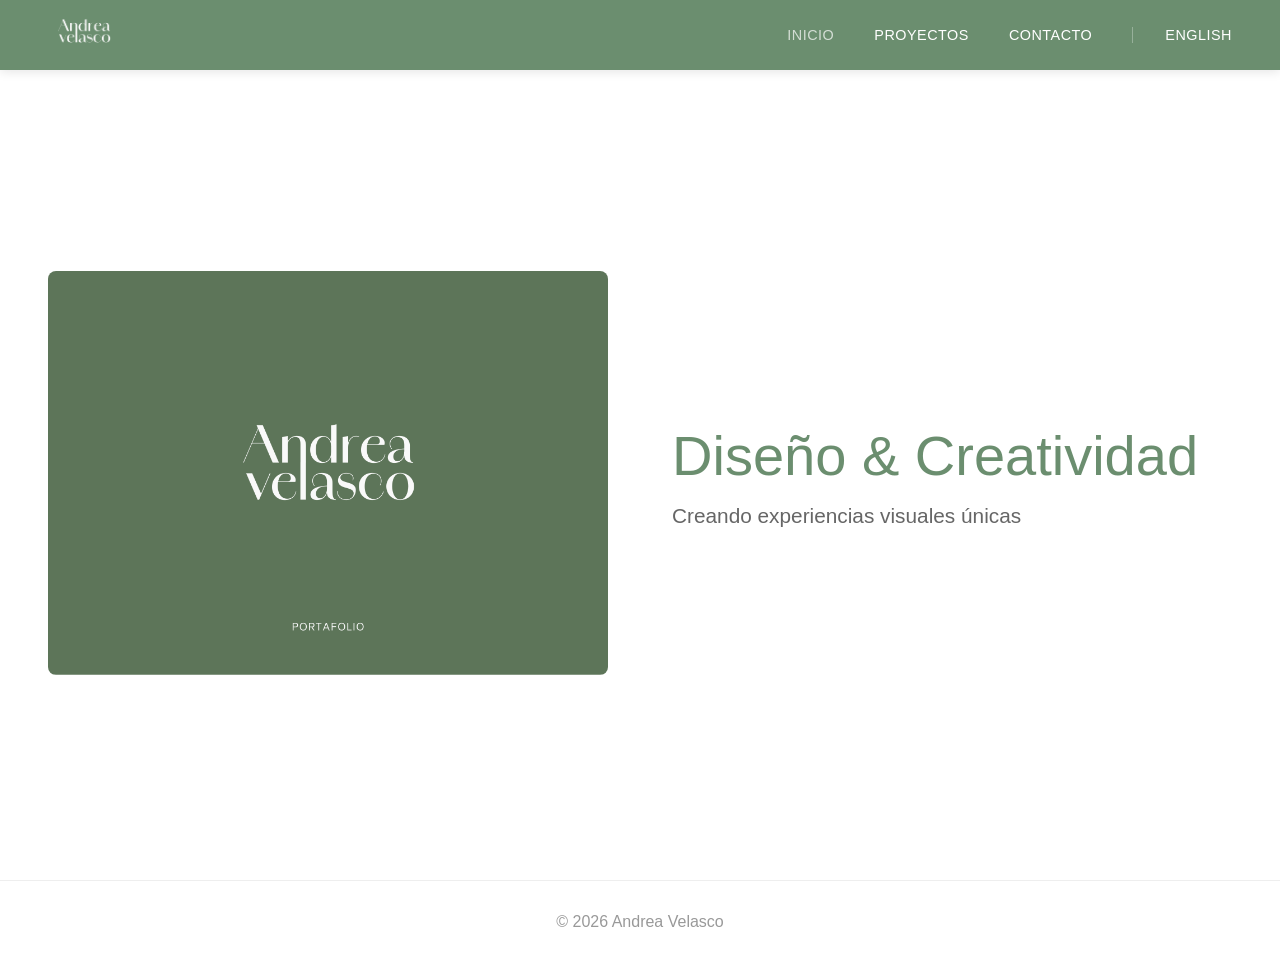
<file: index.html>
<!DOCTYPE html>
<html lang="es">
<head>
    <meta charset="UTF-8">
    <meta name="viewport" content="width=device-width, initial-scale=1.0">
    <title>Andrea Velasco - Portfolio</title>
    <link rel="stylesheet" href="styles.css">
</head>
<body>
    <nav class="navbar">
        <div class="nav-container">
            <a href="index.html" class="logo">
                <img src="Imagenes/Logo.png" alt="Andrea Velasco" class="logo-img">
            </a>
            <ul class="nav-menu">
                <li><a href="index.html" class="active">INICIO</a></li>
                <li class="dropdown">
                    <a href="#" class="dropbtn">PROYECTOS</a>
                    <div class="dropdown-content">
                        <a href="branding.html">Branding & Packaging</a>
                        <a href="publicidad.html">Publicidad</a>
                        <a href="fotografia.html">Fotografía y Retoque</a>
                        <a href="redes.html">Redes Sociales</a>
                        <a href="ilustracion.html">Ilustración</a>
                    </div>
                </li>
                <li><a href="contacto.html">CONTACTO</a></li>
                <li><a href="#" class="lang-switch" onclick="toggleLanguage()">ENGLISH</a></li>
            </ul>
        </div>
    </nav>

    <main class="home-main">
        <section class="hero-section">
            <div class="hero-content">
                <div class="hero-image">
                    <img src="ANDREA VELASCO PORTAFOLIO ES 2025/1.png" alt="Andrea Velasco">
                </div>
                <div class="hero-text">
                    <h1>Diseño & Creatividad</h1>
                    <p>Creando experiencias visuales únicas</p>
                </div>
            </div>
        </section>
    </main>

    <footer>
        <p>© 2026 Andrea Velasco</p>
    </footer>

    <script src="script.js"></script>
</body>
</html>
</file>
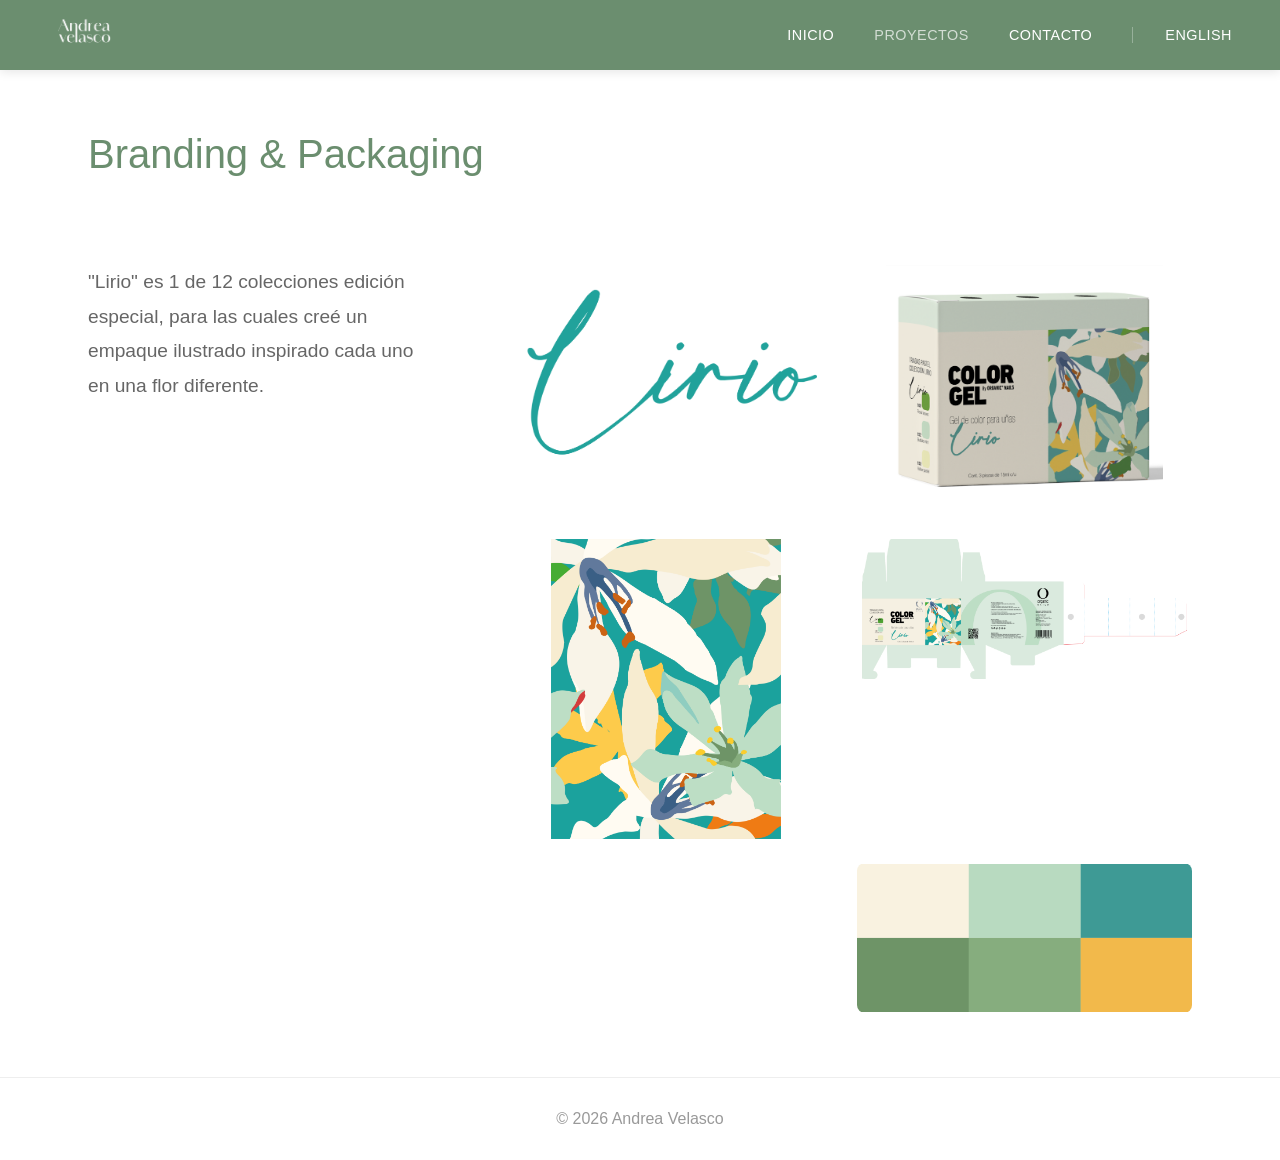
<file: branding.html>
<!DOCTYPE html>
<html lang="es">
<head>
    <meta charset="UTF-8">
    <meta name="viewport" content="width=device-width, initial-scale=1.0">
    <title>Branding & Packaging - Andrea Velasco</title>
    <link rel="stylesheet" href="styles.css">
</head>
<body>
    <nav class="navbar">
        <div class="nav-container">
            <a href="index.html" class="logo">
                <img src="Imagenes/Logo.png" alt="Andrea Velasco" class="logo-img">
            </a>
            <ul class="nav-menu">
                <li><a href="index.html">INICIO</a></li>
                <li class="dropdown">
                    <a href="#" class="dropbtn active">PROYECTOS</a>
                    <div class="dropdown-content">
                        <a href="branding.html">Branding & Packaging</a>
                        <a href="publicidad.html">Publicidad</a>
                        <a href="fotografia.html">Fotografía y Retoque</a>
                        <a href="redes.html">Redes Sociales</a>
                        <a href="ilustracion.html">Ilustración</a>
                    </div>
                </li>
                <li><a href="contacto.html">CONTACTO</a></li>
                <li><a href="#" class="lang-switch" onclick="toggleLanguage()">ENGLISH</a></li>
            </ul>
        </div>
    </nav>

    <main class="project-page">
        <div class="project-container">
            <div class="project-header">
                <h1>Branding & Packaging</h1>
            </div>

            <div class="branding-layout">
                <div class="branding-text">
                    <p>"Lirio" es 1 de 12 colecciones edición especial, para las cuales creé un empaque ilustrado inspirado cada uno en una flor diferente.</p>
                </div>
                <div class="branding-images">
                    <img src="Imagenes/Branding & packaging/Lirio texto.png" alt="Lirio texto">
                    <img src="Imagenes/Branding & packaging/Lirio foto.png?v=2" alt="Lirio foto">
                    <img src="Imagenes/Branding & packaging/Lirio Ilustracion.png" alt="Lirio ilustración">
                    <img src="Imagenes/Branding & packaging/Lirio paleta de color.png" alt="Lirio paleta de color">
                    <img src="Imagenes/Branding & packaging/Lirio plano.png" alt="Lirio plano">
                </div>
            </div>
        </div>
    </main>

    <footer>
        <p>© 2026 Andrea Velasco</p>
    </footer>

    <script src="script.js"></script>
</body>
</html>
</file>
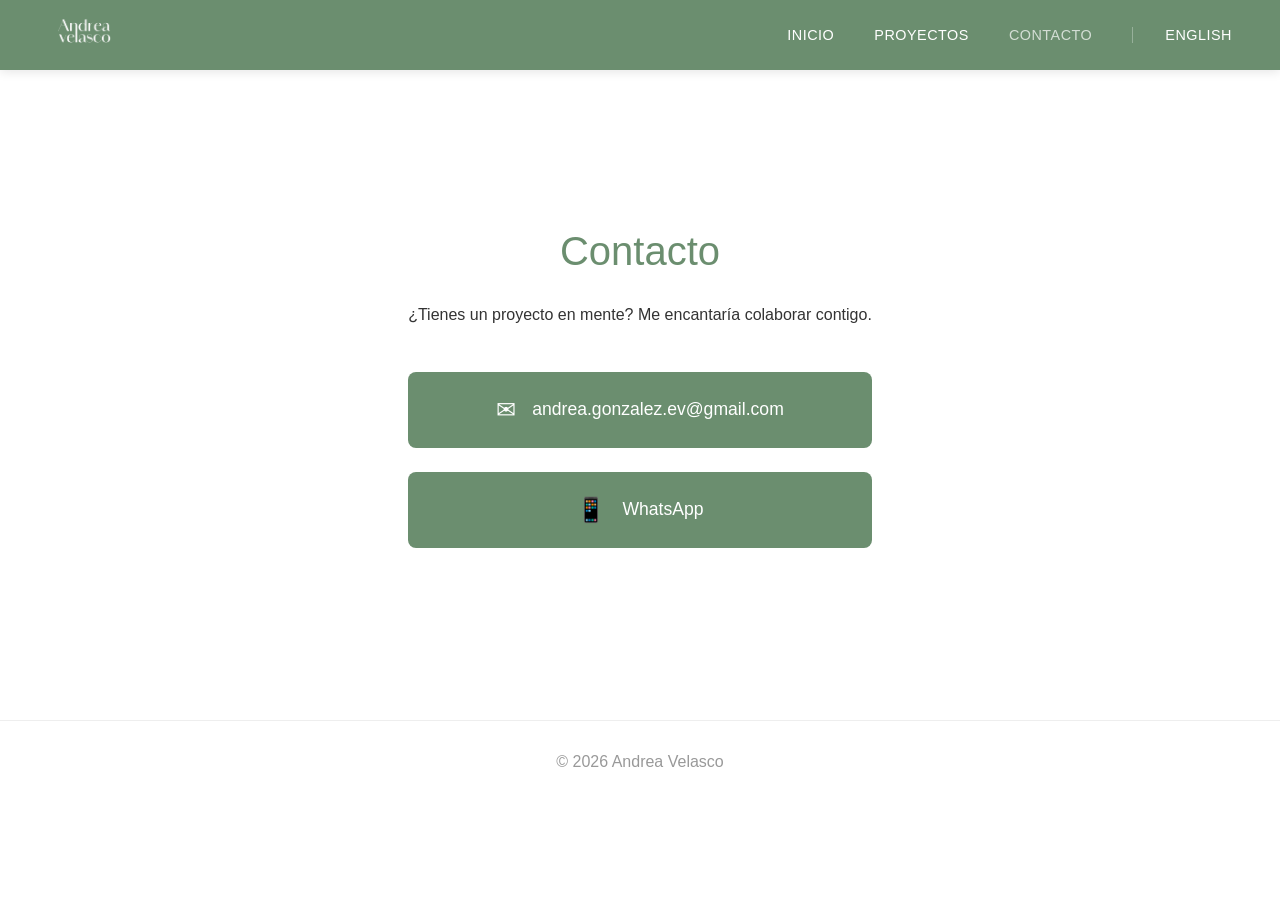
<file: contacto.html>
<!DOCTYPE html>
<html lang="es">
<head>
    <meta charset="UTF-8">
    <meta name="viewport" content="width=device-width, initial-scale=1.0">
    <title>Contacto - Andrea Velasco</title>
    <link rel="stylesheet" href="styles.css">
</head>
<body>
    <nav class="navbar">
        <div class="nav-container">
            <a href="index.html" class="logo">
                <img src="Imagenes/Logo.png" alt="Andrea Velasco" class="logo-img">
            </a>
            <ul class="nav-menu">
                <li><a href="index.html">INICIO</a></li>
                <li class="dropdown">
                    <a href="#" class="dropbtn">PROYECTOS</a>
                    <div class="dropdown-content">
                        <a href="branding.html">Branding & Packaging</a>
                        <a href="publicidad.html">Publicidad</a>
                        <a href="fotografia.html">Fotografía y Retoque</a>
                        <a href="redes.html">Redes Sociales</a>
                        <a href="ilustracion.html">Ilustración</a>
                    </div>
                </li>
                <li><a href="contacto.html" class="active">CONTACTO</a></li>
                <li><a href="#" class="lang-switch" onclick="toggleLanguage()">ENGLISH</a></li>
            </ul>
        </div>
    </nav>

    <main class="contact-page">
        <div class="contact-container">
            <h1>Contacto</h1>
            <p>¿Tienes un proyecto en mente? Me encantaría colaborar contigo.</p>
            
            <div class="contact-methods">
                <a href="mailto:andrea.gonzalez.ev@gmail.com" class="contact-btn">
                    <span class="icon">✉</span>
                    <span>andrea.gonzalez.ev@gmail.com</span>
                </a>

                <a href="https://wa.me/5215552529456" target="_blank" class="contact-btn">
                    <span class="icon">📱</span>
                    <span>WhatsApp</span>
                </a>
            </div>
        </div>
    </main>

    <footer>
        <p>© 2026 Andrea Velasco</p>
    </footer>

    <script src="script.js"></script>
</body>
</html>
</file>
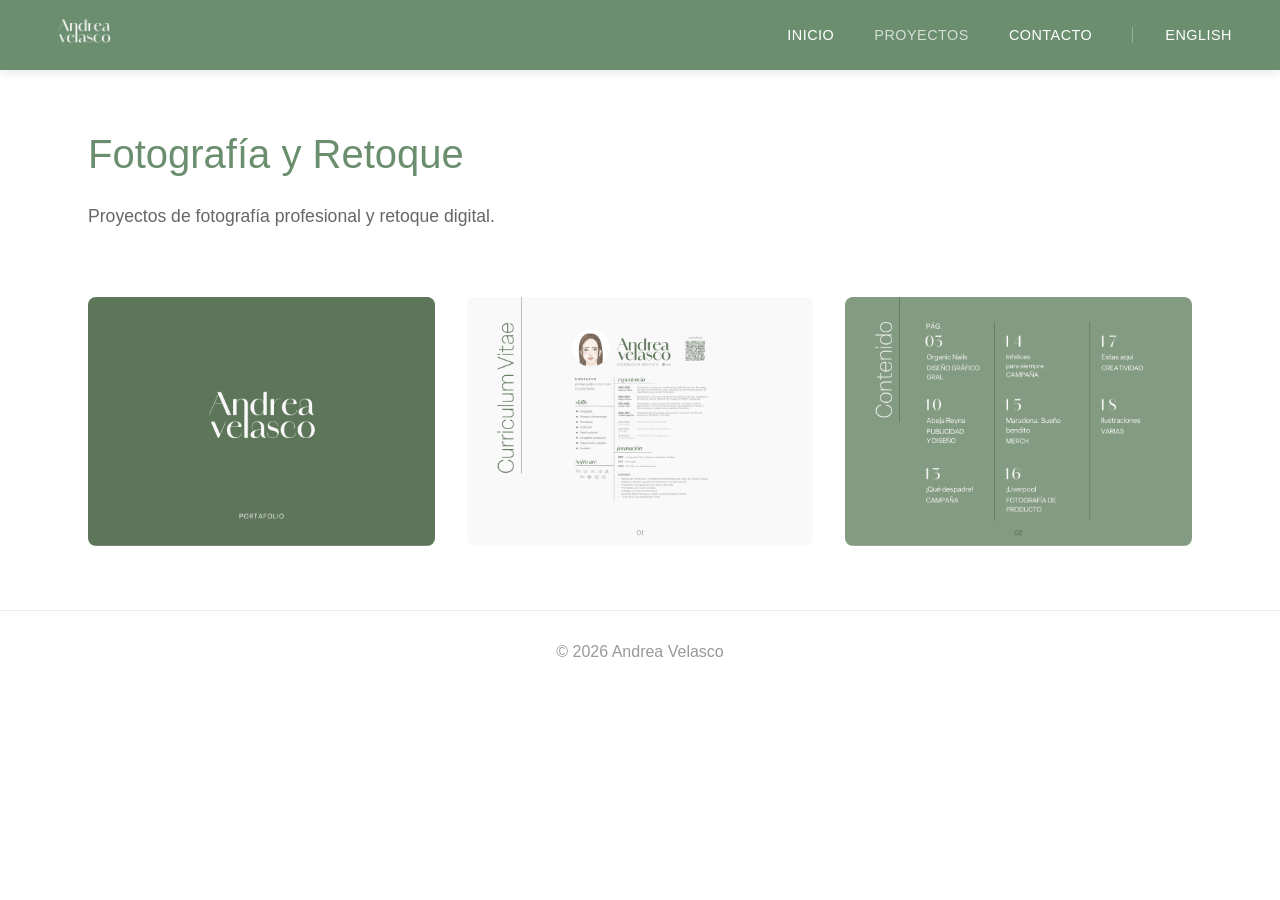
<file: fotografia.html>
<!DOCTYPE html>
<html lang="es">
<head>
    <meta charset="UTF-8">
    <meta name="viewport" content="width=device-width, initial-scale=1.0">
    <title>Fotografía y Retoque - Andrea Velasco</title>
    <link rel="stylesheet" href="styles.css">
</head>
<body>
    <nav class="navbar">
        <div class="nav-container">
            <a href="index.html" class="logo">
                <img src="Imagenes/Logo.png" alt="Andrea Velasco" class="logo-img">
            </a>
            <ul class="nav-menu">
                <li><a href="index.html">INICIO</a></li>
                <li class="dropdown">
                    <a href="#" class="dropbtn active">PROYECTOS</a>
                    <div class="dropdown-content">
                        <a href="branding.html">Branding & Packaging</a>
                        <a href="publicidad.html">Publicidad</a>
                        <a href="fotografia.html">Fotografía y Retoque</a>
                        <a href="redes.html">Redes Sociales</a>
                        <a href="ilustracion.html">Ilustración</a>
                    </div>
                </li>
                <li><a href="contacto.html">CONTACTO</a></li>
                <li><a href="#" class="lang-switch" onclick="toggleLanguage()">ENGLISH</a></li>
            </ul>
        </div>
    </nav>

    <main class="project-page">
        <div class="project-container">
            <div class="project-header">
                <h1>Fotografía y Retoque</h1>
                <p>Proyectos de fotografía profesional y retoque digital.</p>
            </div>

            <div class="project-grid">
                <img src="ANDREA VELASCO PORTAFOLIO ES 2025/1.png" alt="Fotografía 1">
                <img src="ANDREA VELASCO PORTAFOLIO ES 2025/2.png" alt="Fotografía 2">
                <img src="ANDREA VELASCO PORTAFOLIO ES 2025/3.png" alt="Fotografía 3">
            </div>
        </div>
    </main>

    <footer>
        <p>© 2026 Andrea Velasco</p>
    </footer>

    <script src="script.js"></script>
</body>
</html>
</file>
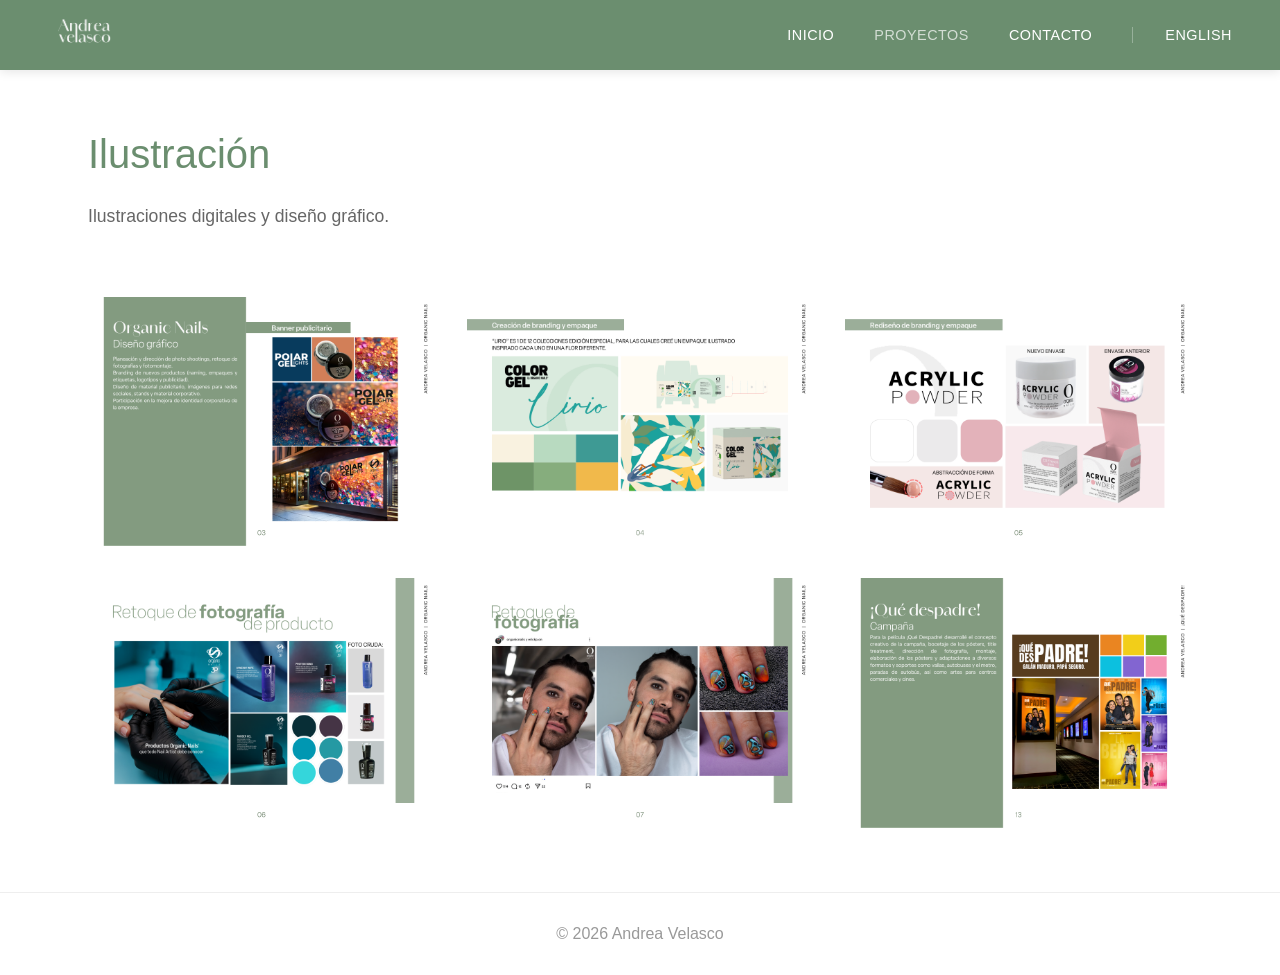
<file: ilustracion.html>
<!DOCTYPE html>
<html lang="es">
<head>
    <meta charset="UTF-8">
    <meta name="viewport" content="width=device-width, initial-scale=1.0">
    <title>Ilustración - Andrea Velasco</title>
    <link rel="stylesheet" href="styles.css">
</head>
<body>
    <nav class="navbar">
        <div class="nav-container">
            <a href="index.html" class="logo">
                <img src="Imagenes/Logo.png" alt="Andrea Velasco" class="logo-img">
            </a>
            <ul class="nav-menu">
                <li><a href="index.html">INICIO</a></li>
                <li class="dropdown">
                    <a href="#" class="dropbtn active">PROYECTOS</a>
                    <div class="dropdown-content">
                        <a href="branding.html">Branding & Packaging</a>
                        <a href="publicidad.html">Publicidad</a>
                        <a href="fotografia.html">Fotografía y Retoque</a>
                        <a href="redes.html">Redes Sociales</a>
                        <a href="ilustracion.html">Ilustración</a>
                    </div>
                </li>
                <li><a href="contacto.html">CONTACTO</a></li>
                <li><a href="#" class="lang-switch" onclick="toggleLanguage()">ENGLISH</a></li>
            </ul>
        </div>
    </nav>

    <main class="project-page">
        <div class="project-container">
            <div class="project-header">
                <h1>Ilustración</h1>
                <p>Ilustraciones digitales y diseño gráfico.</p>
            </div>

            <div class="project-grid">
                <img src="ANDREA VELASCO PORTAFOLIO ES 2025/4.png" alt="Ilustración 1">
                <img src="ANDREA VELASCO PORTAFOLIO ES 2025/5.png" alt="Ilustración 2">
                <img src="ANDREA VELASCO PORTAFOLIO ES 2025/6.png" alt="Ilustración 3">
                <img src="ANDREA VELASCO PORTAFOLIO ES 2025/7.png" alt="Ilustración 4">
                <img src="ANDREA VELASCO PORTAFOLIO ES 2025/8.png" alt="Ilustración 5">
                <img src="ANDREA VELASCO PORTAFOLIO ES 2025/15.png" alt="Ilustración 6">
            </div>
        </div>
    </main>

    <footer>
        <p>© 2026 Andrea Velasco</p>
    </footer>

    <script src="script.js"></script>
</body>
</html>
</file>
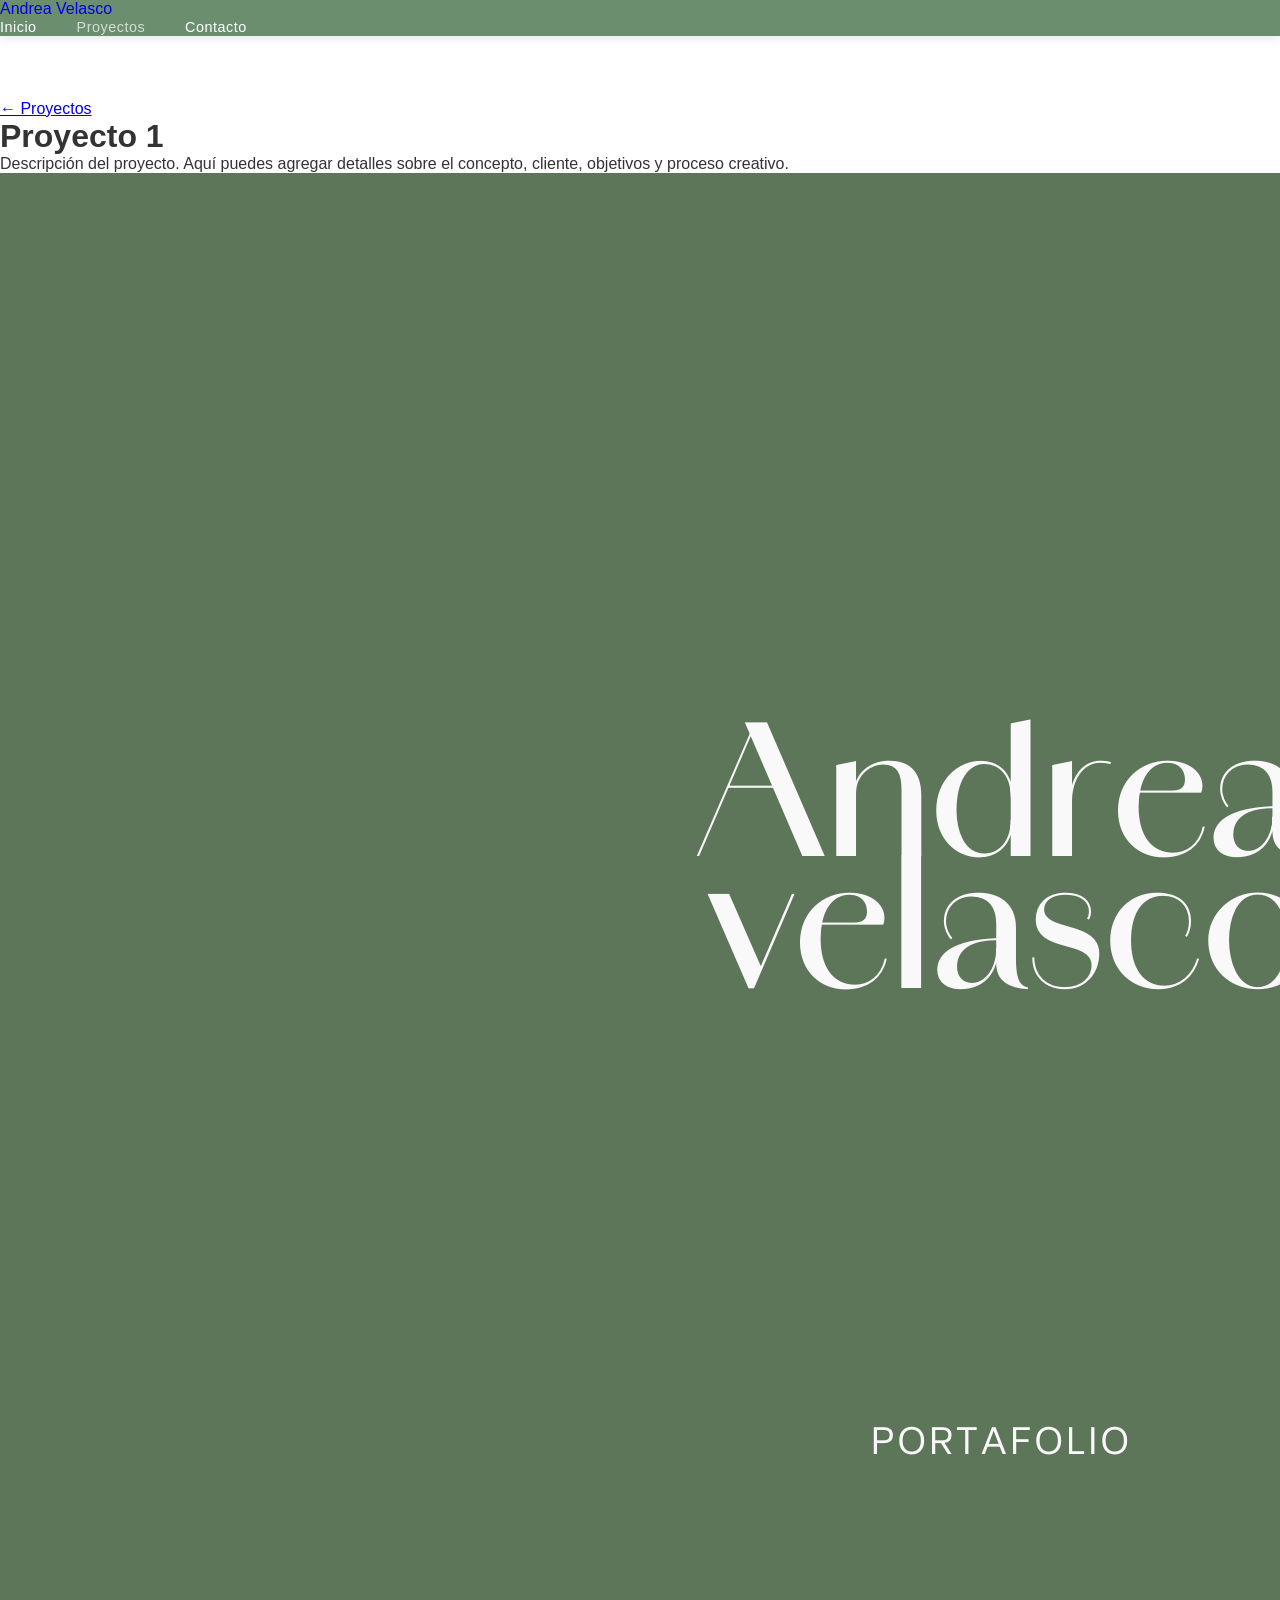
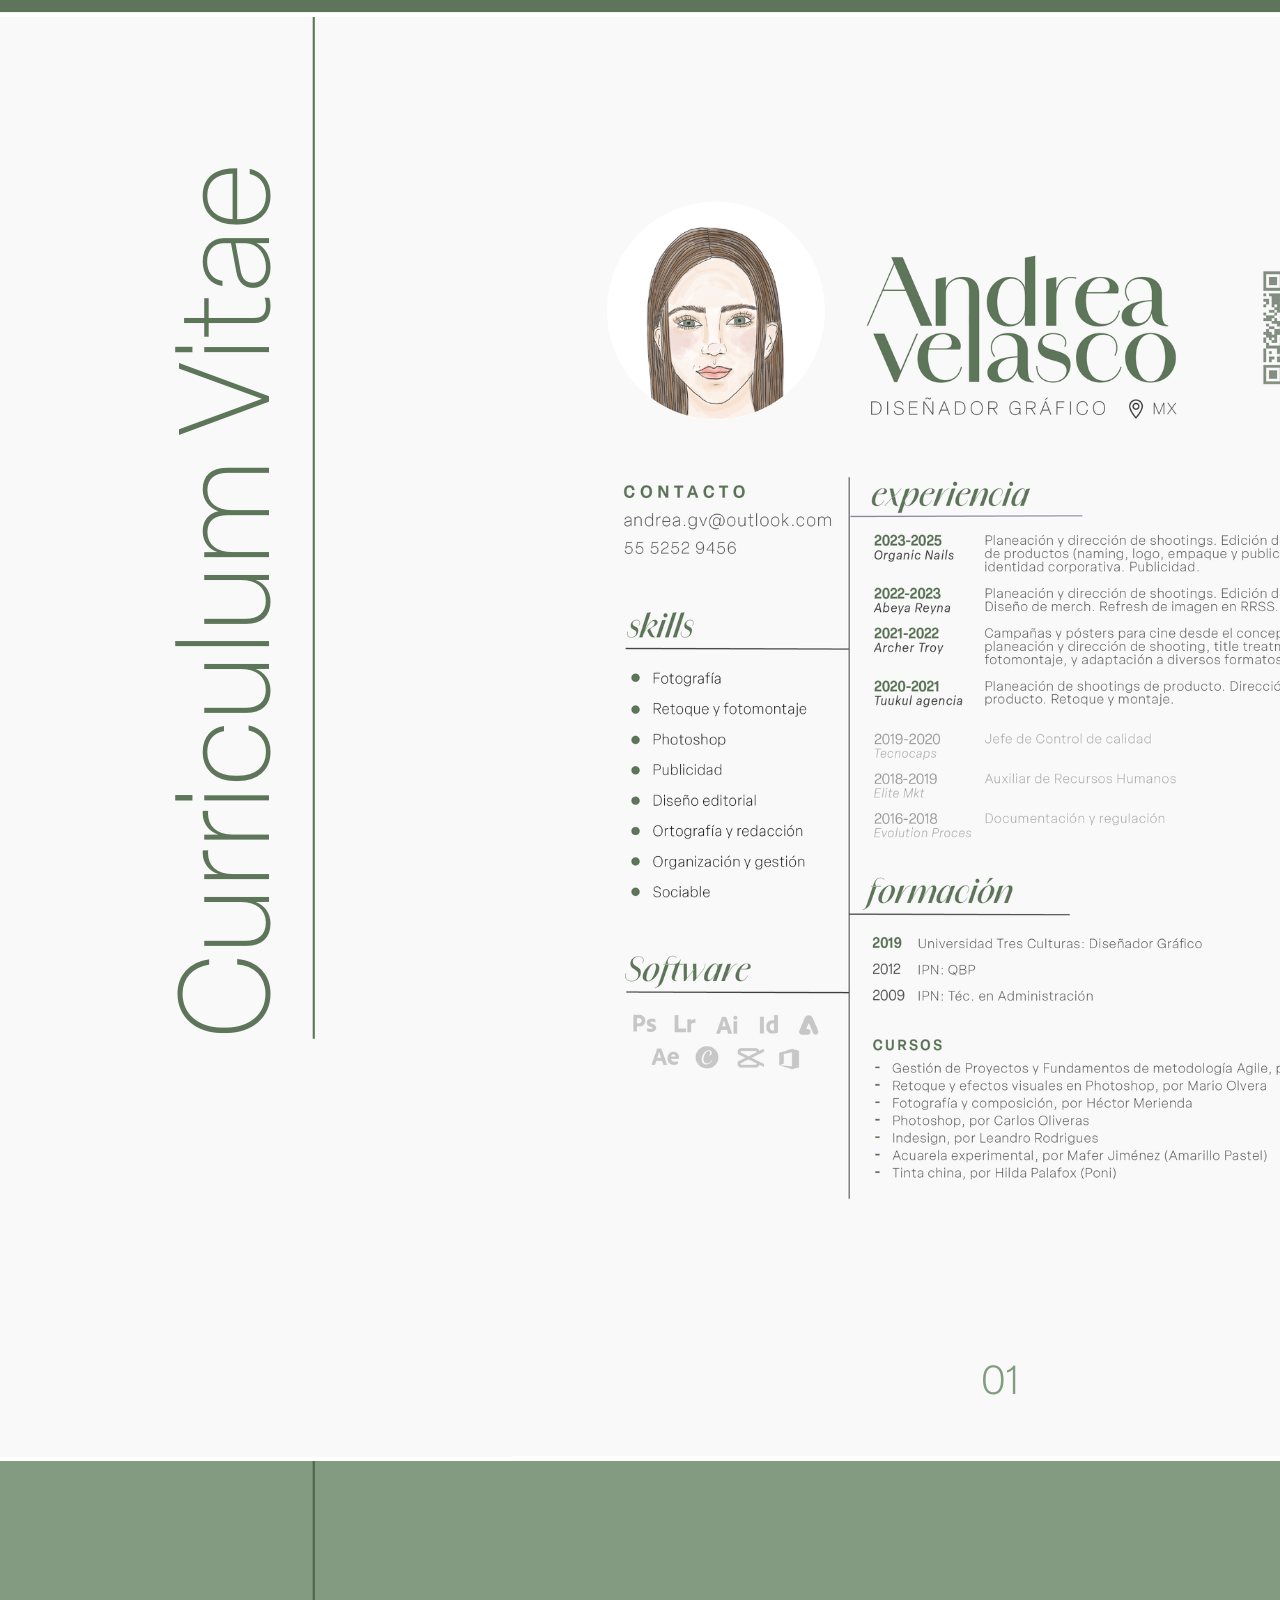
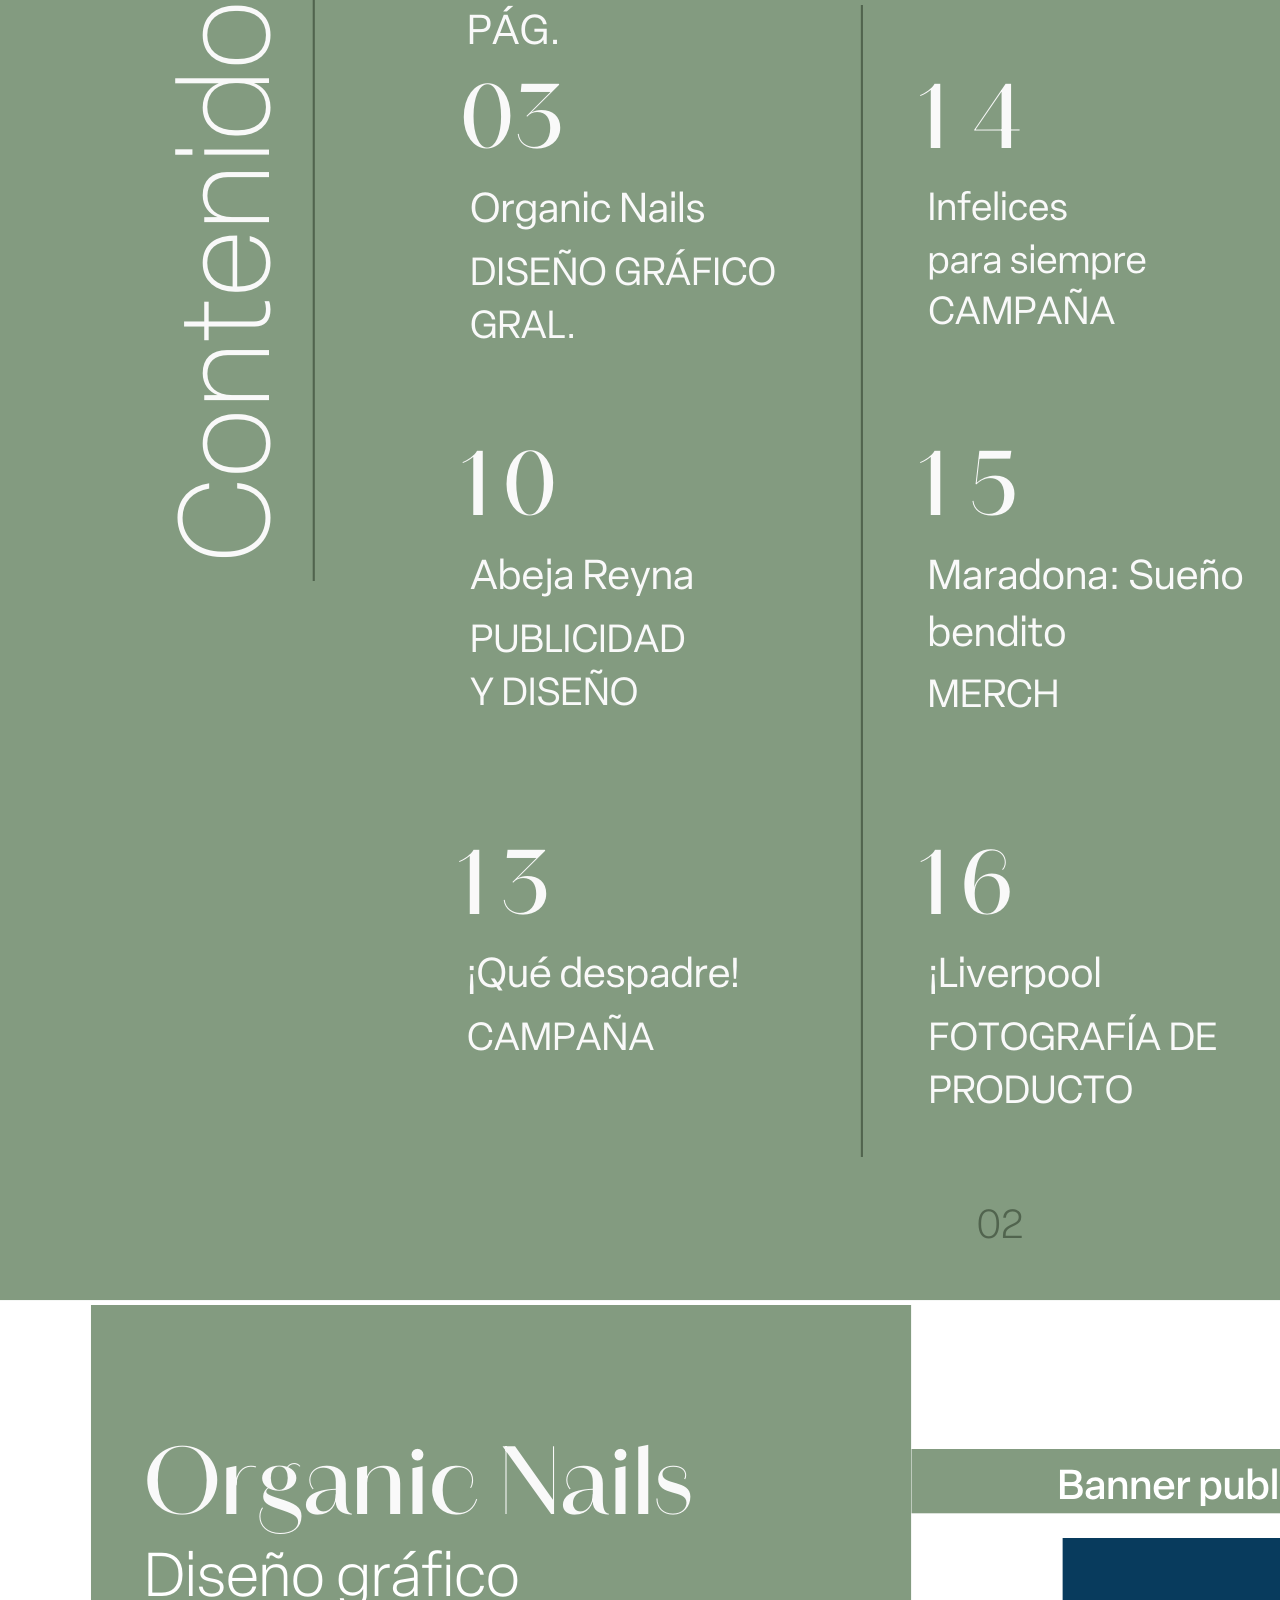
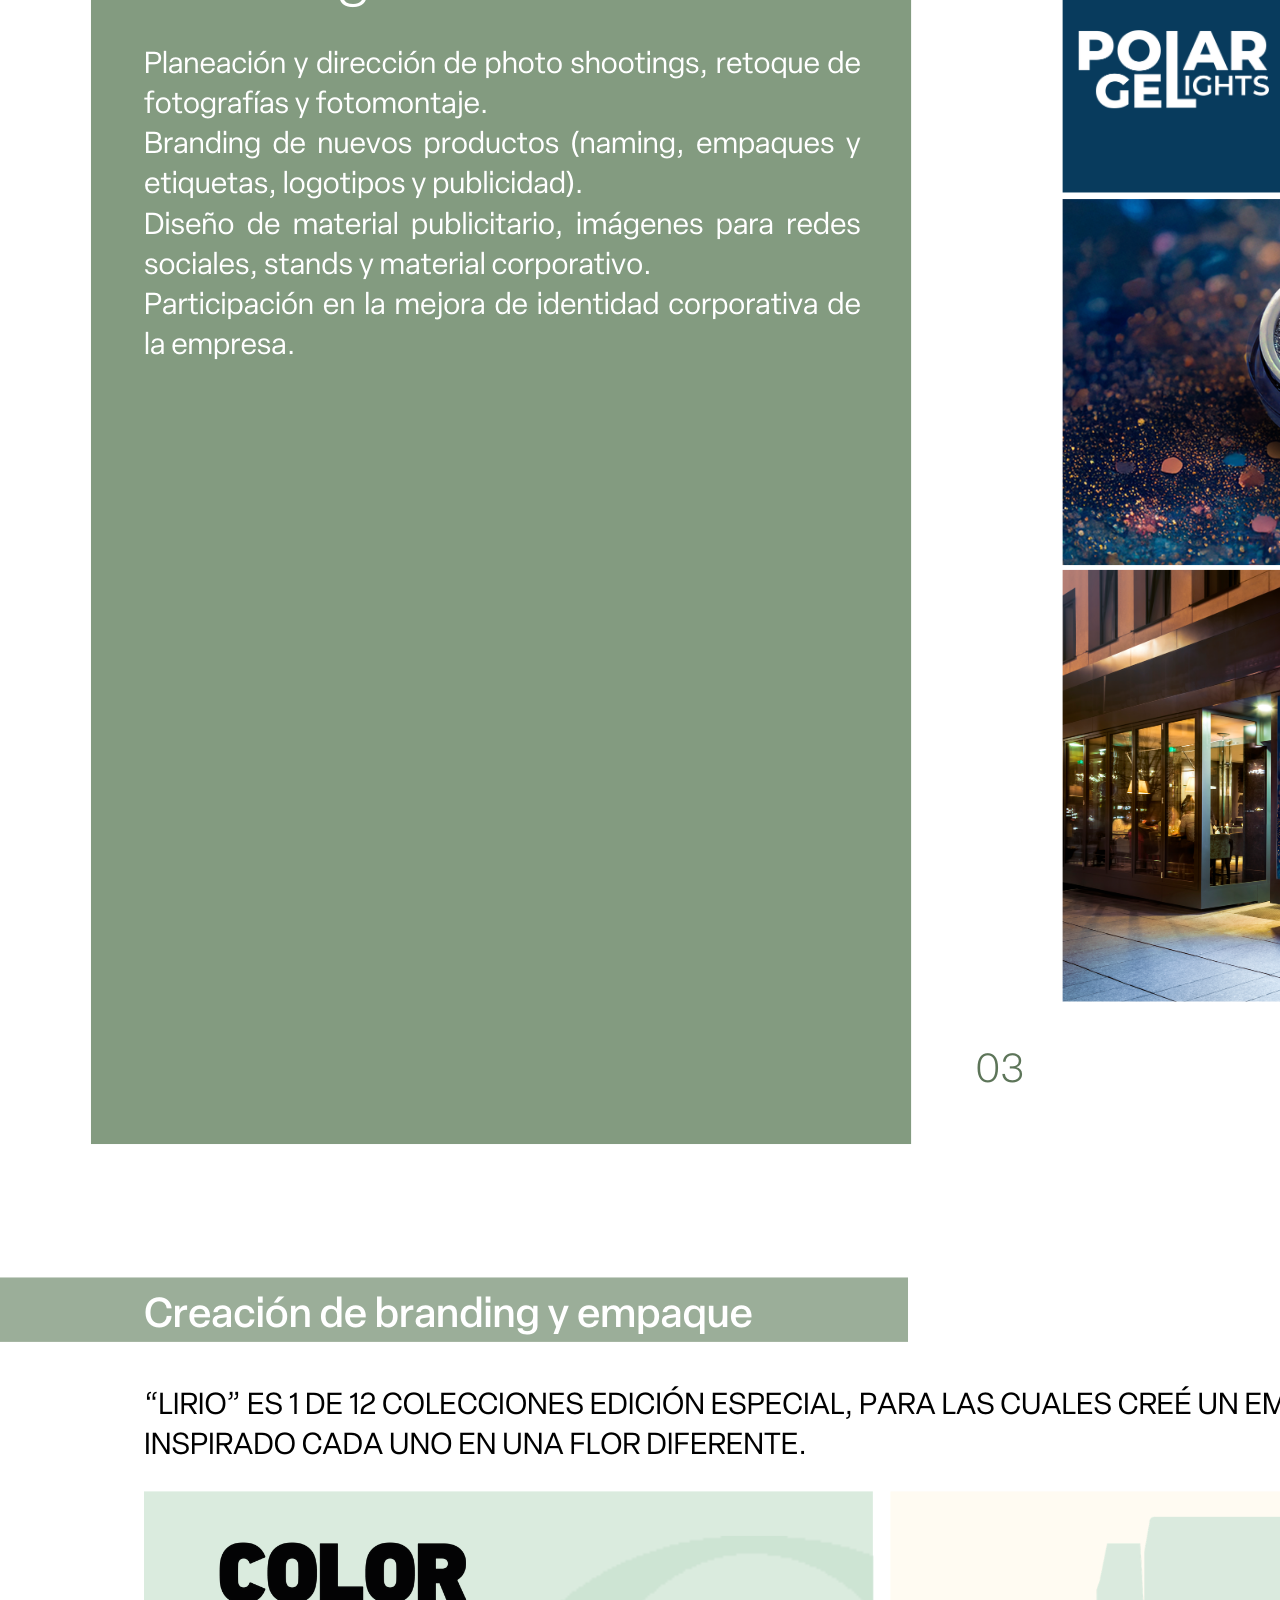
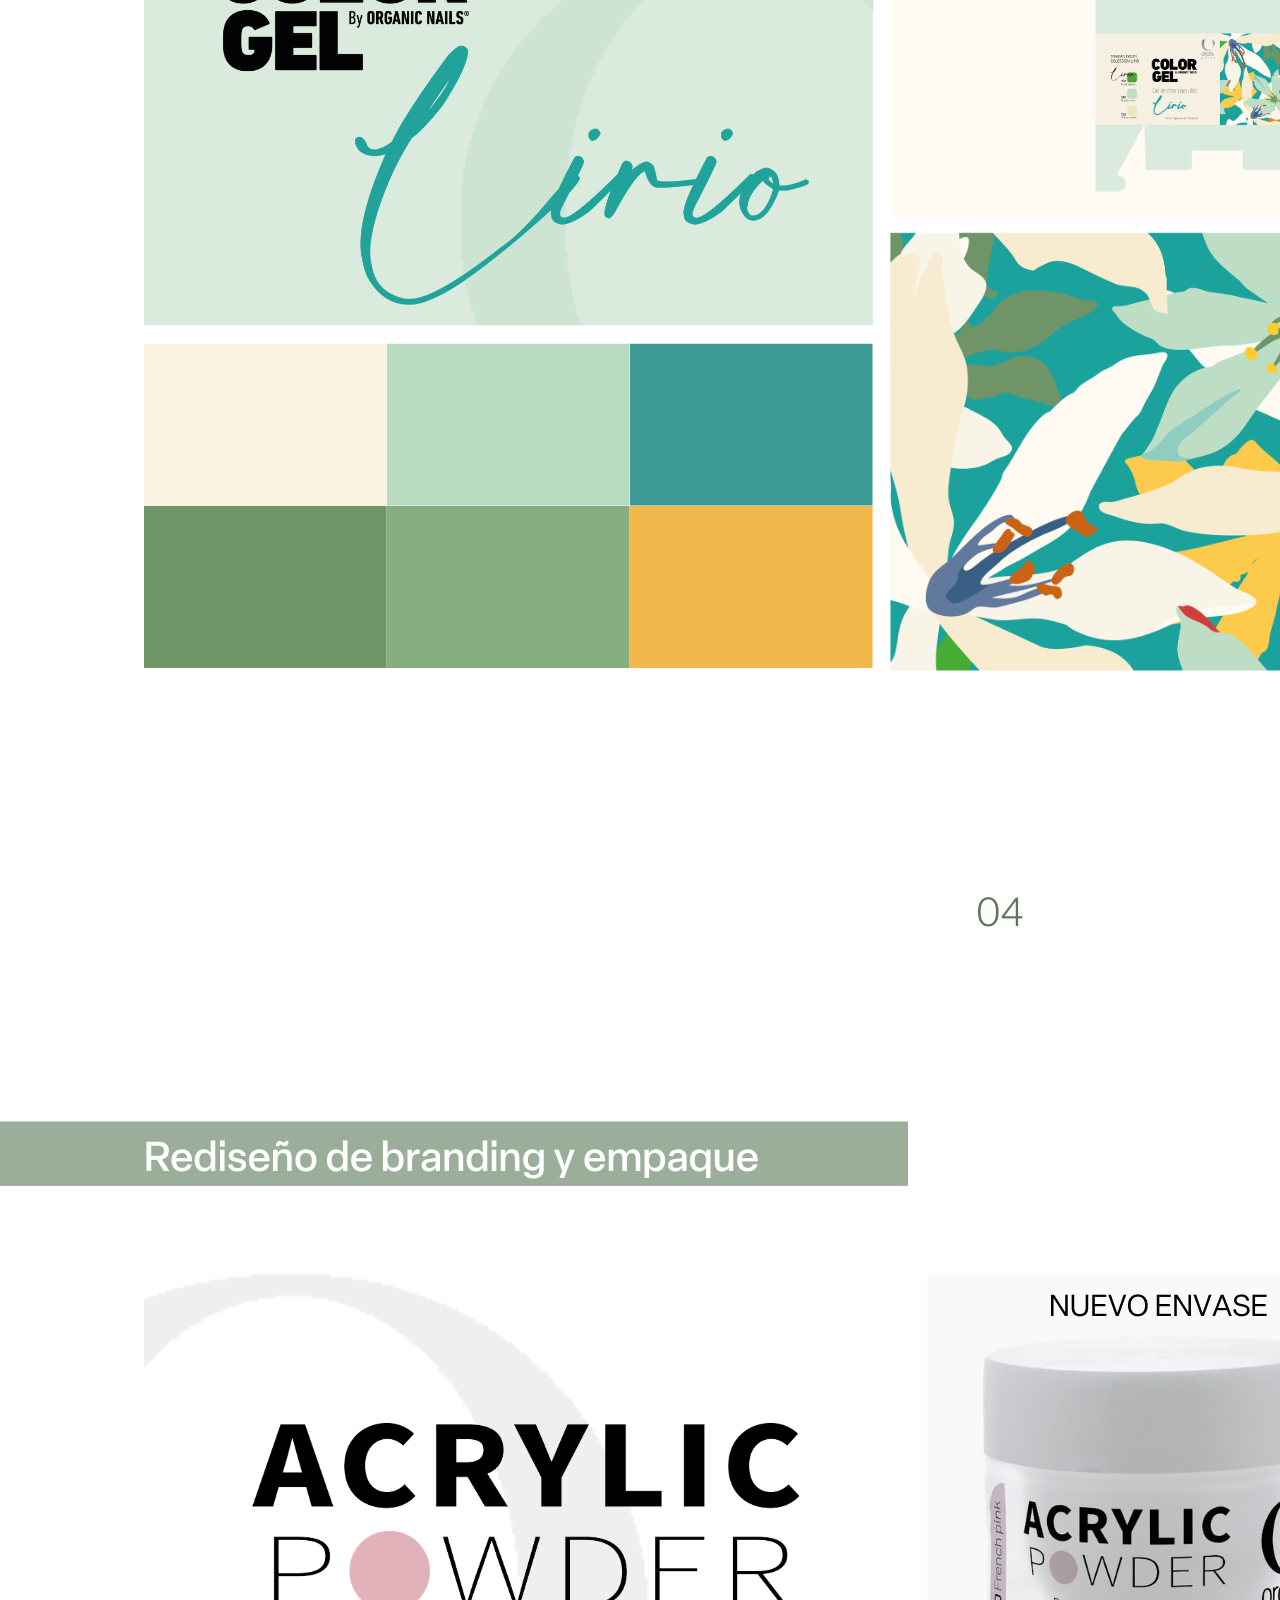
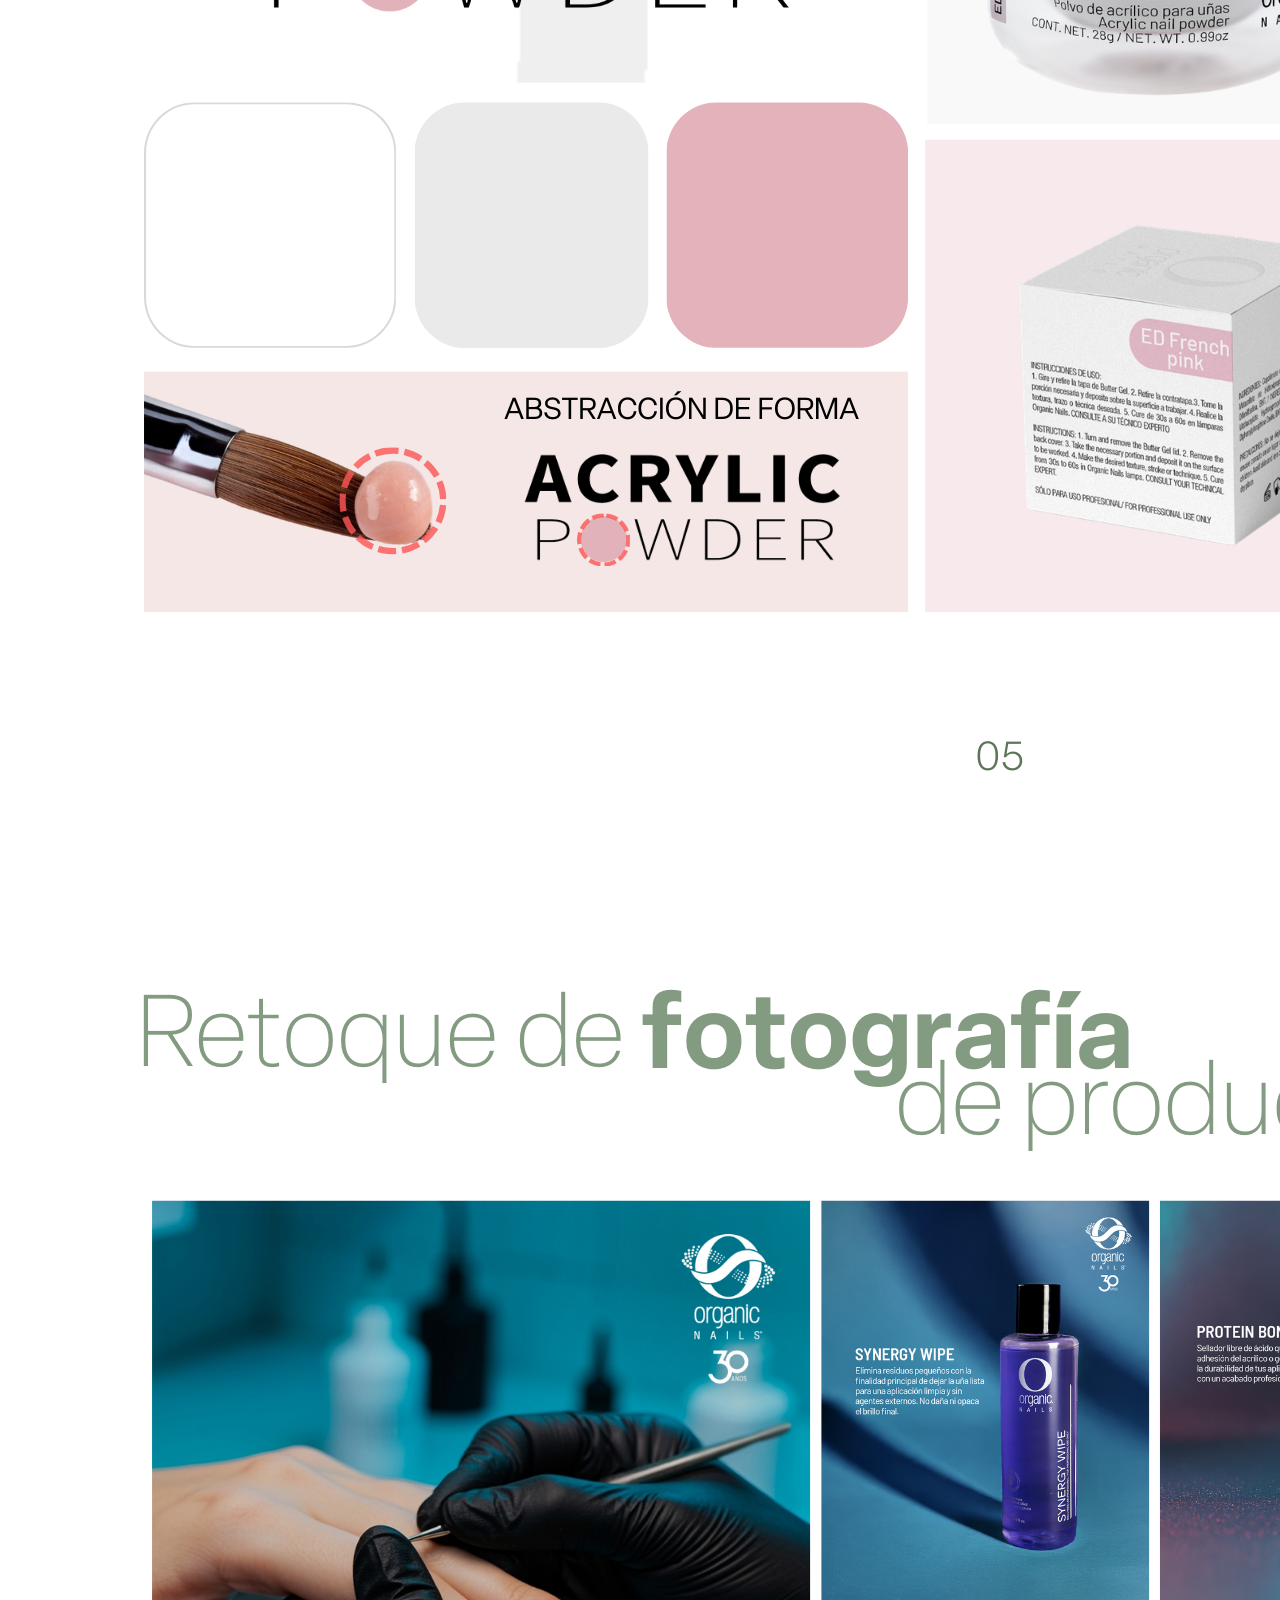
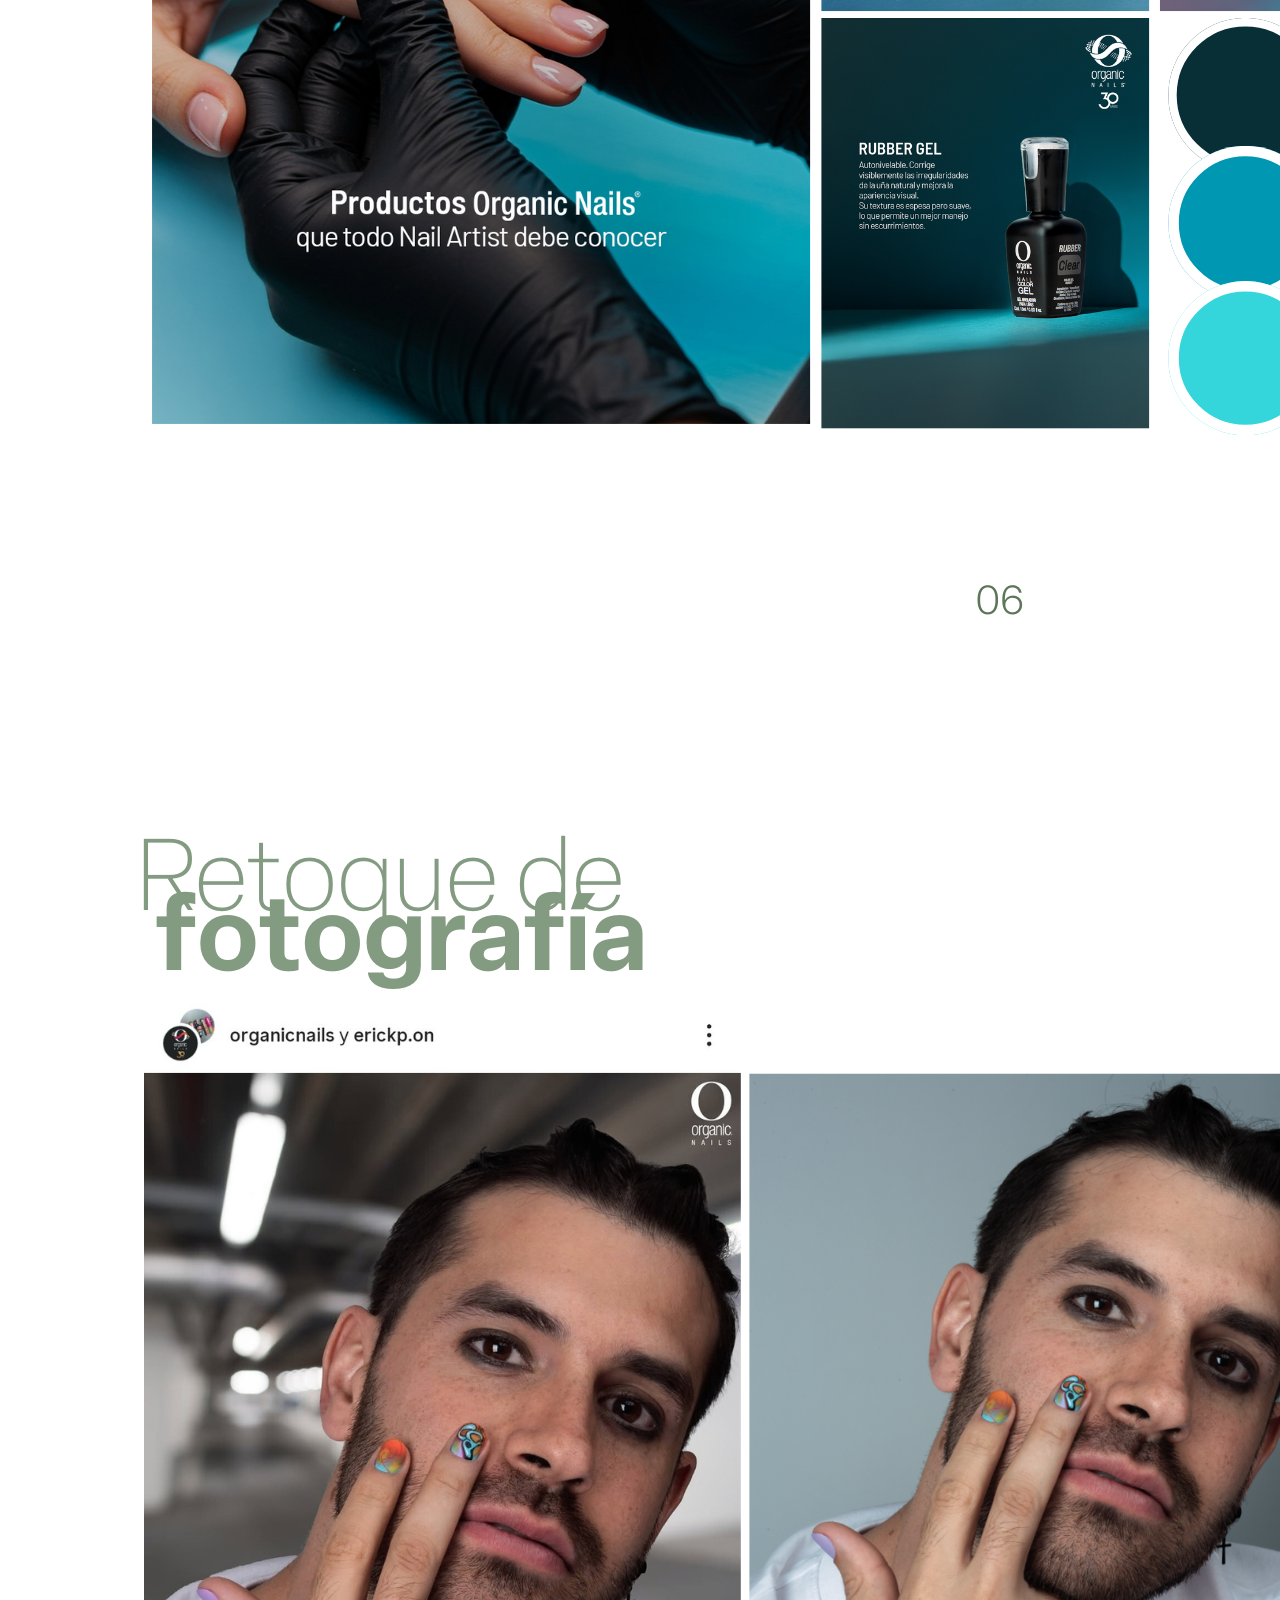
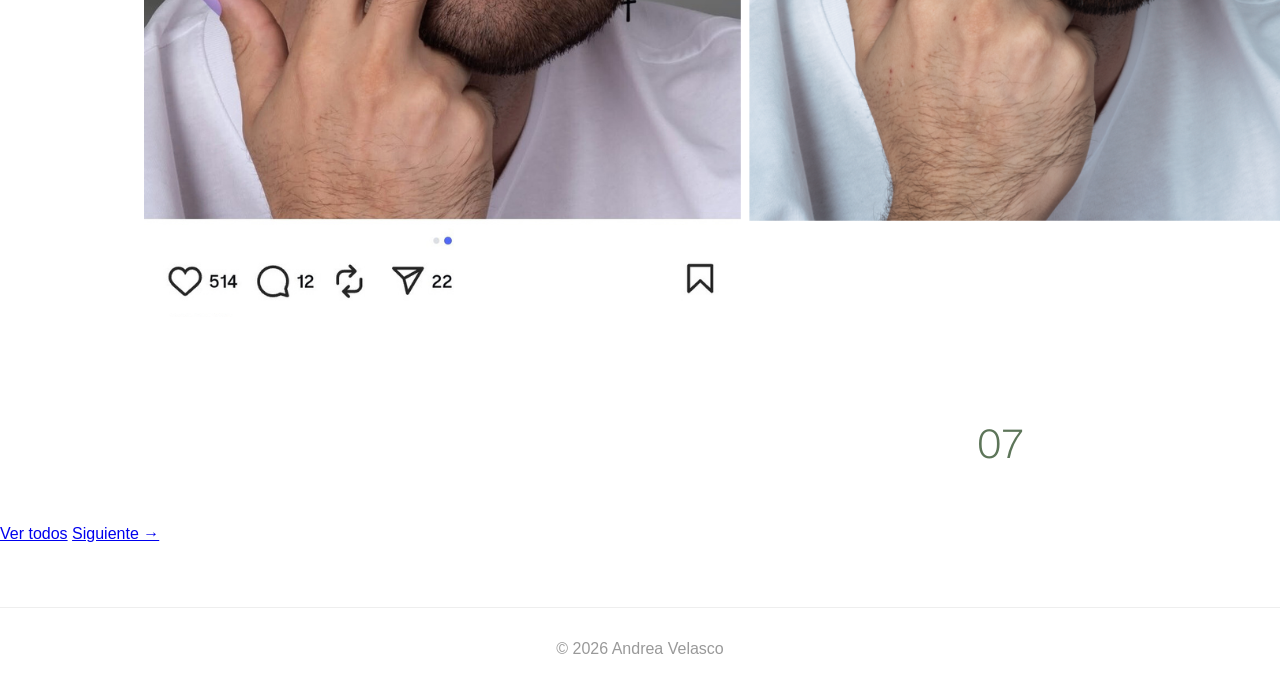
<file: proyecto1.html>
<!DOCTYPE html>
<html lang="es">
<head>
    <meta charset="UTF-8">
    <meta name="viewport" content="width=device-width, initial-scale=1.0">
    <title>Proyecto 1 - Andrea Velasco</title>
    <link rel="stylesheet" href="styles.css">
</head>
<body>
    <nav class="navbar">
        <a href="index.html" class="logo">Andrea Velasco</a>
        <ul class="nav-menu">
            <li><a href="index.html">Inicio</a></li>
            <li><a href="proyectos.html" class="active">Proyectos</a></li>
            <li><a href="contacto.html">Contacto</a></li>
        </ul>
    </nav>

    <main class="project-page">
        <div class="project-content">
            <div class="project-intro">
                <a href="proyectos.html" class="back">← Proyectos</a>
                <h1>Proyecto 1</h1>
                <p class="project-desc">Descripción del proyecto. Aquí puedes agregar detalles sobre el concepto, cliente, objetivos y proceso creativo.</p>
            </div>

            <div class="project-gallery">
                <img src="ANDREA VELASCO PORTAFOLIO ES 2025/1.png" alt="Imagen 1">
                <img src="ANDREA VELASCO PORTAFOLIO ES 2025/2.png" alt="Imagen 2">
                <img src="ANDREA VELASCO PORTAFOLIO ES 2025/3.png" alt="Imagen 3">
                <img src="ANDREA VELASCO PORTAFOLIO ES 2025/4.png" alt="Imagen 4">
                <img src="ANDREA VELASCO PORTAFOLIO ES 2025/5.png" alt="Imagen 5">
                <img src="ANDREA VELASCO PORTAFOLIO ES 2025/6.png" alt="Imagen 6">
                <img src="ANDREA VELASCO PORTAFOLIO ES 2025/7.png" alt="Imagen 7">
                <img src="ANDREA VELASCO PORTAFOLIO ES 2025/8.png" alt="Imagen 8">
            </div>

            <div class="project-navigation">
                <a href="proyectos.html" class="nav-link">Ver todos</a>
                <a href="proyecto2.html" class="nav-link">Siguiente →</a>
            </div>
        </div>
    </main>

    <footer>
        <p>© 2026 Andrea Velasco</p>
    </footer>
</body>
</html>
</file>
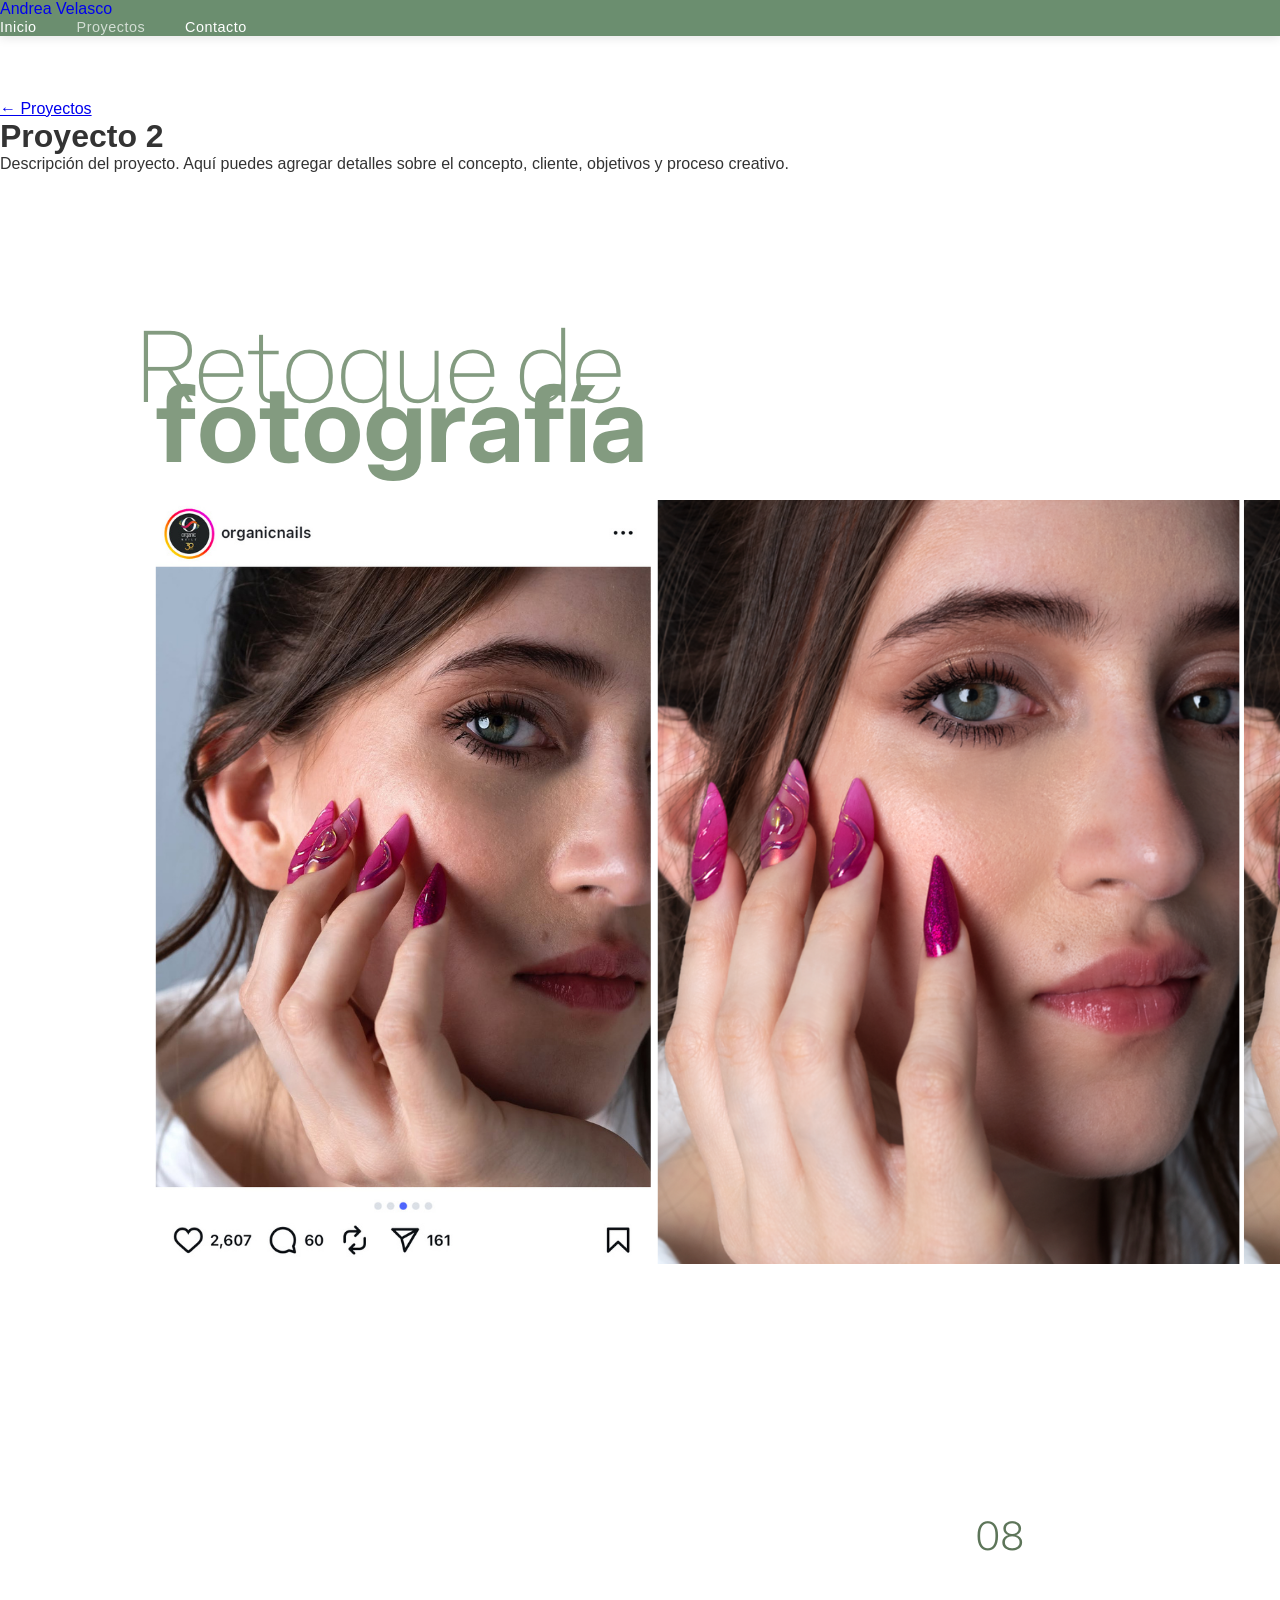
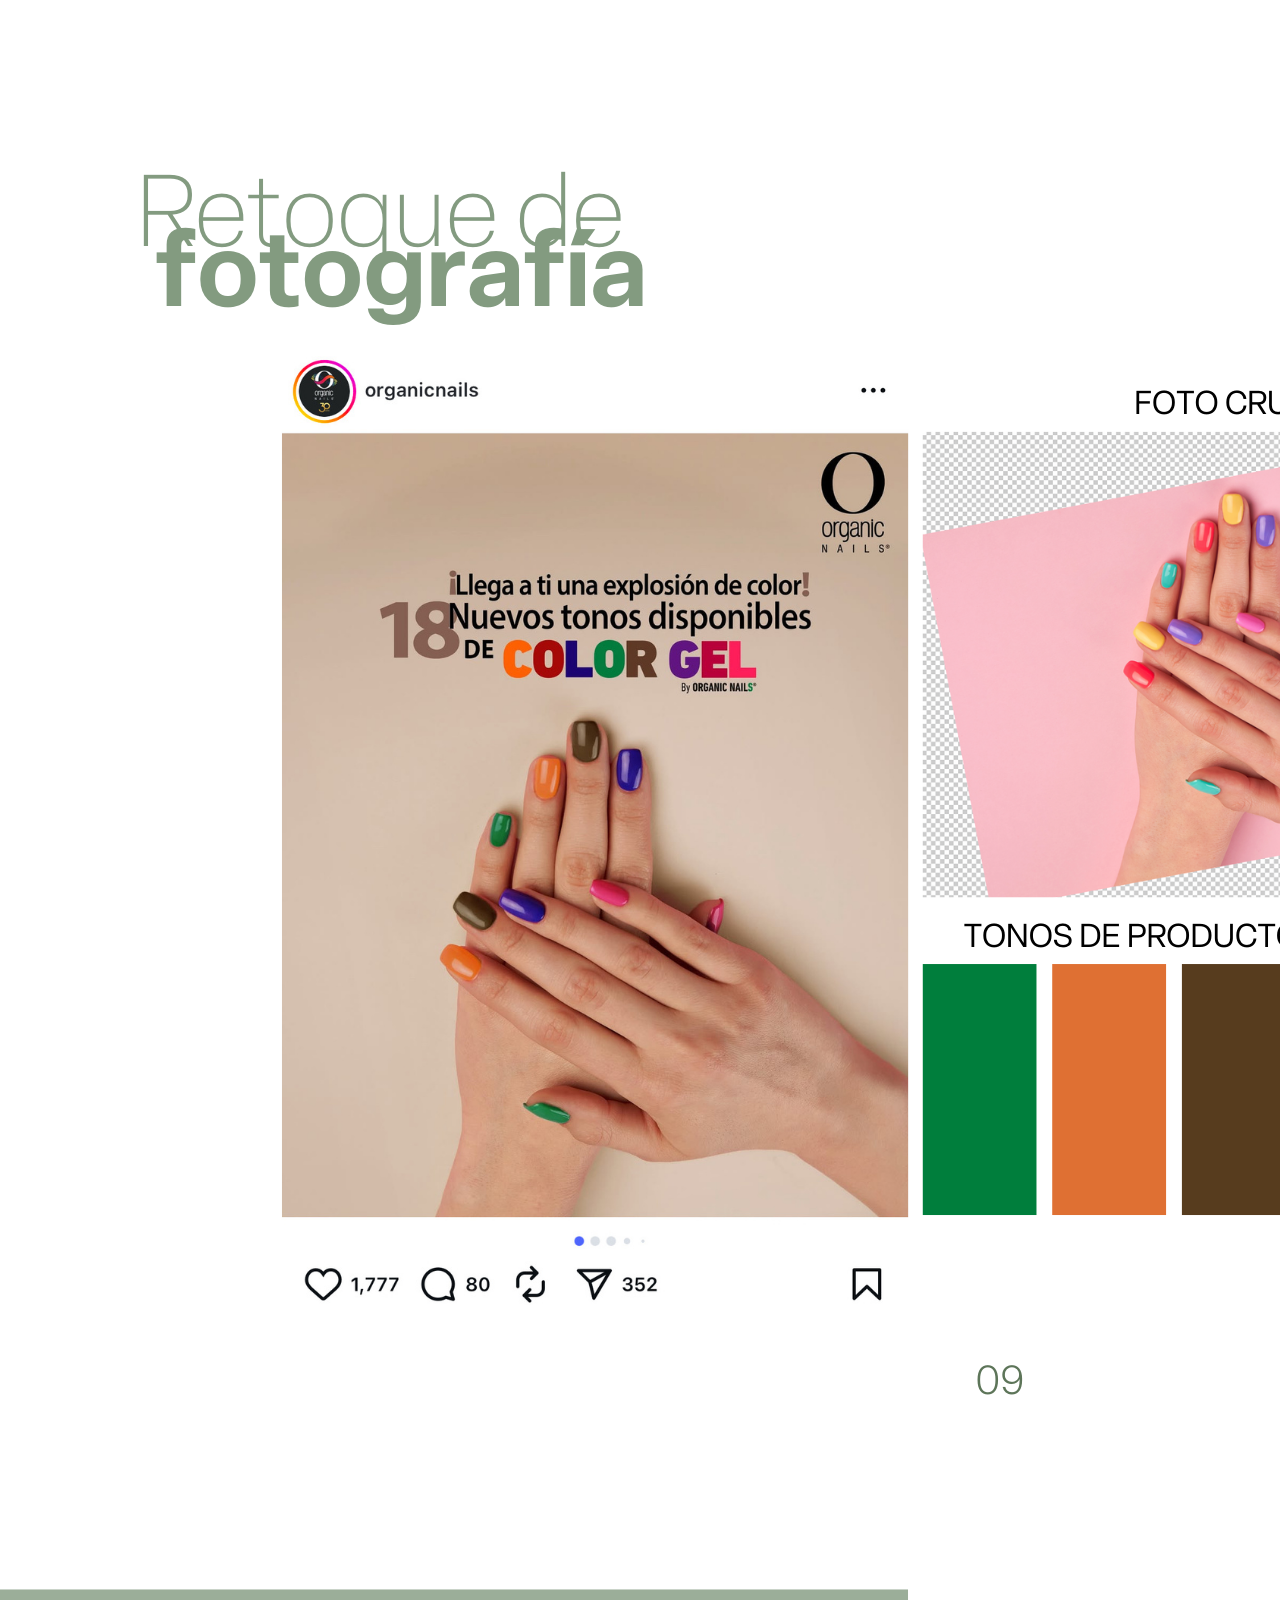
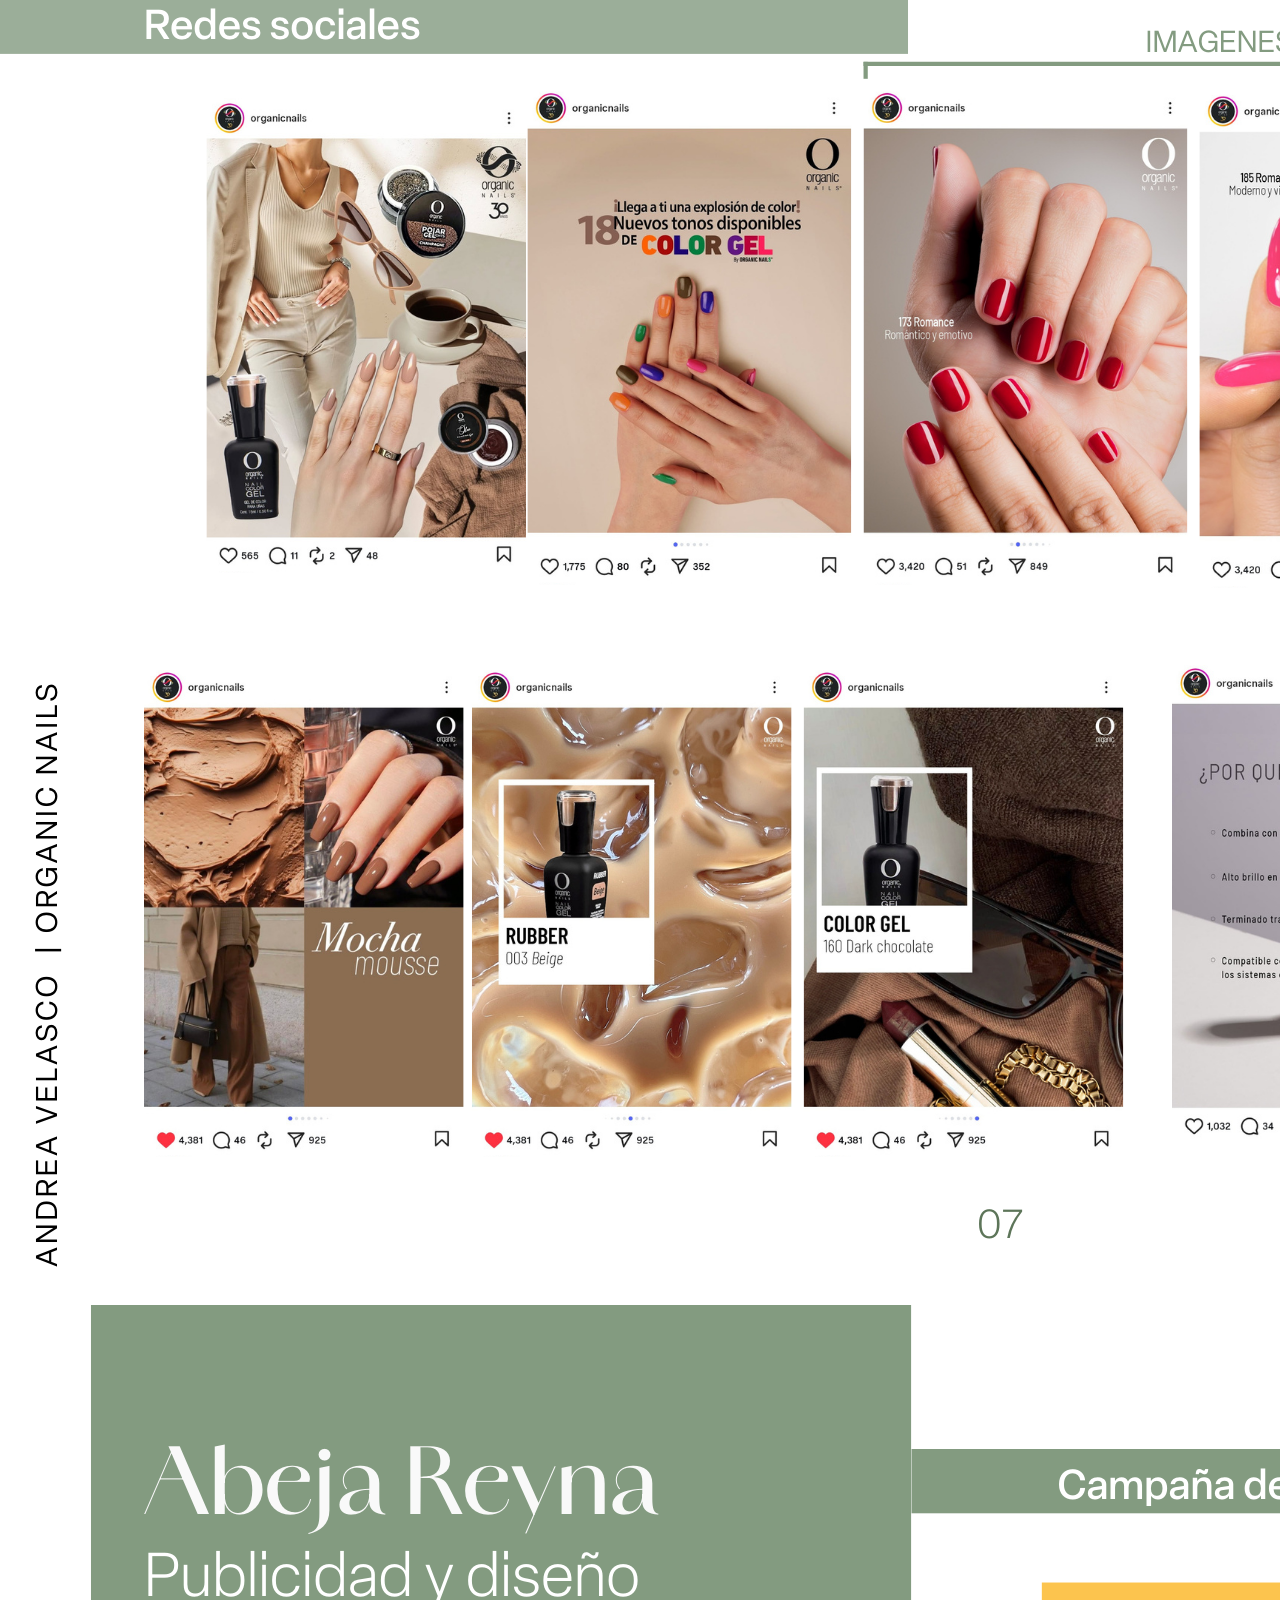
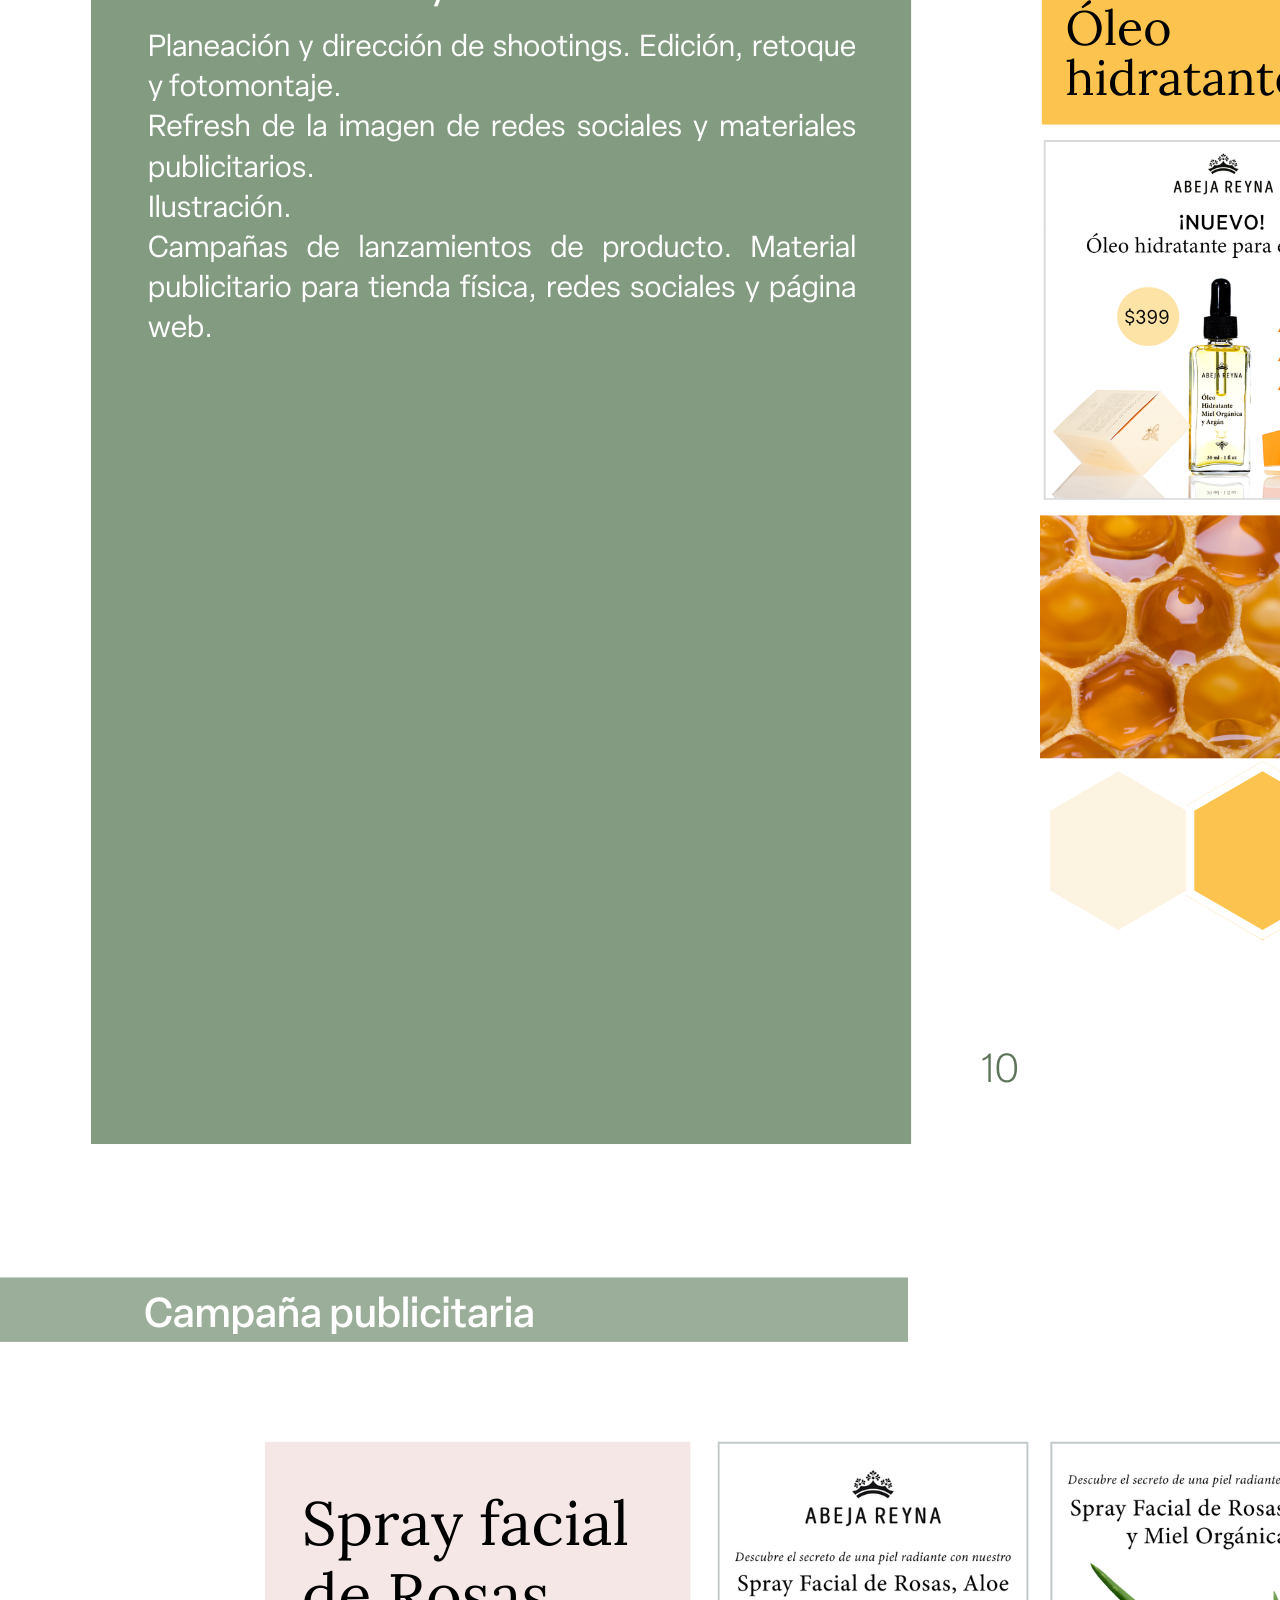
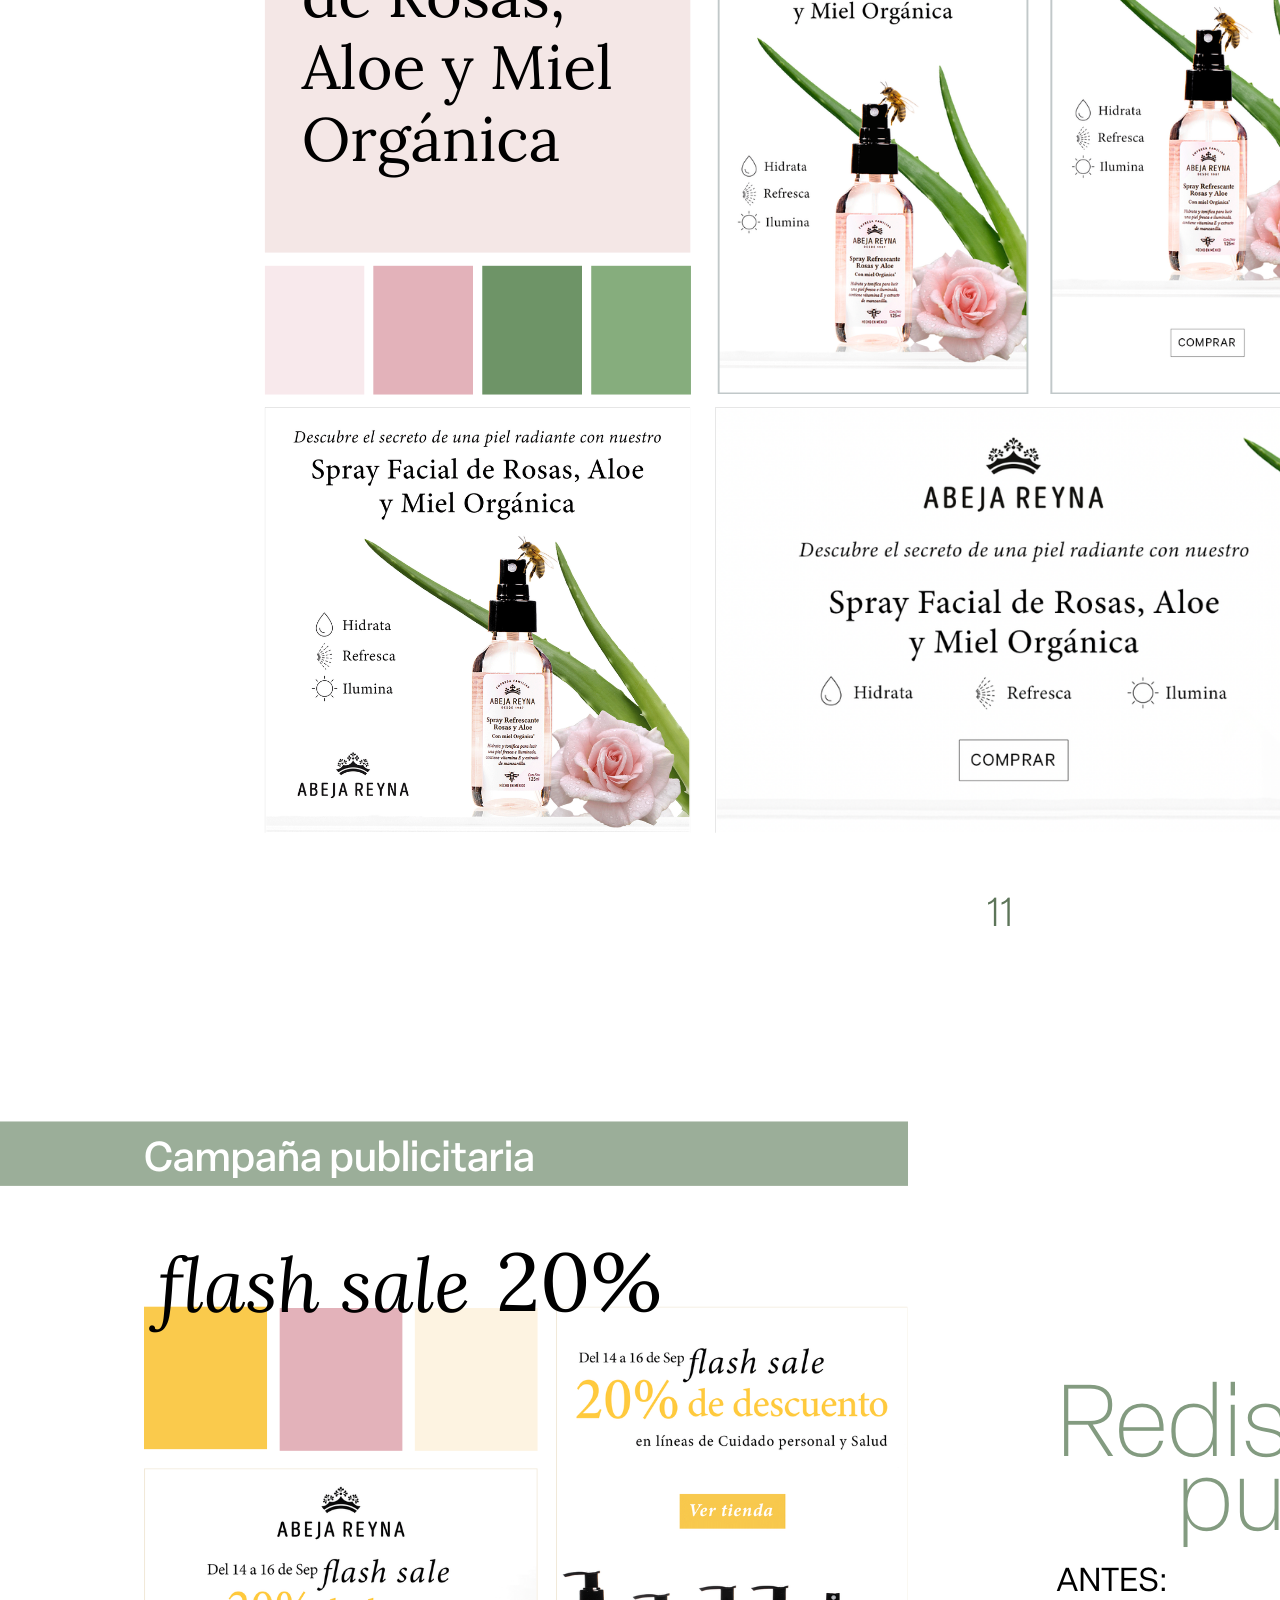
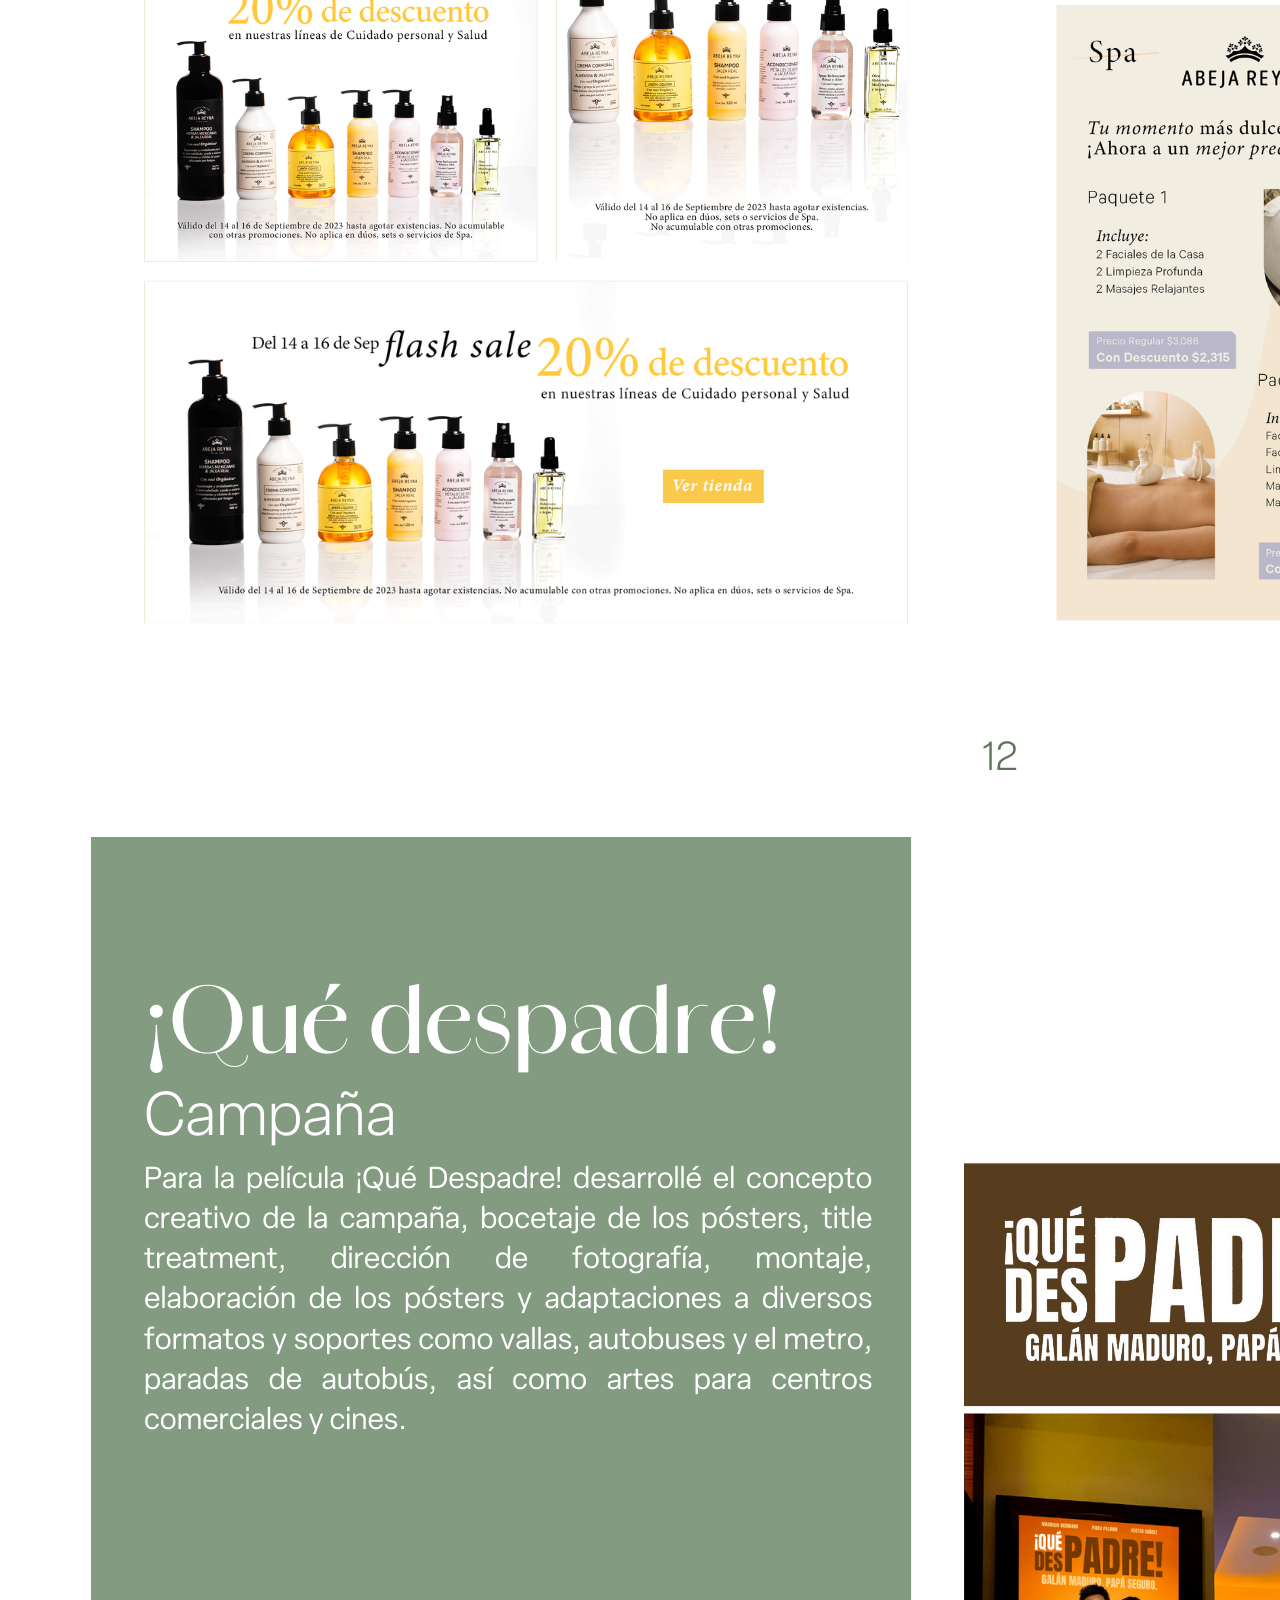
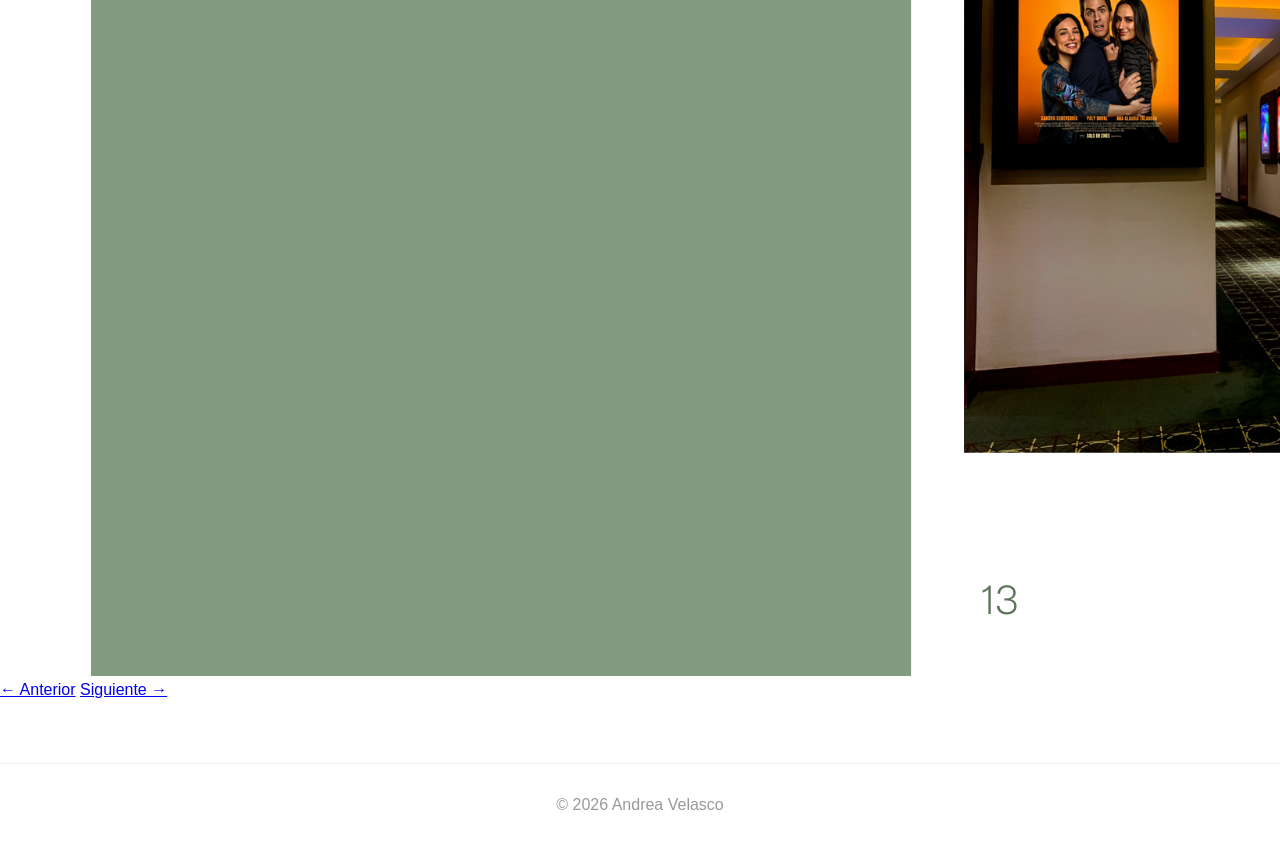
<file: proyecto2.html>
<!DOCTYPE html>
<html lang="es">
<head>
    <meta charset="UTF-8">
    <meta name="viewport" content="width=device-width, initial-scale=1.0">
    <title>Proyecto 2 - Andrea Velasco</title>
    <link rel="stylesheet" href="styles.css">
</head>
<body>
    <nav class="navbar">
        <a href="index.html" class="logo">Andrea Velasco</a>
        <ul class="nav-menu">
            <li><a href="index.html">Inicio</a></li>
            <li><a href="proyectos.html" class="active">Proyectos</a></li>
            <li><a href="contacto.html">Contacto</a></li>
        </ul>
    </nav>

    <main class="project-page">
        <div class="project-content">
            <div class="project-intro">
                <a href="proyectos.html" class="back">← Proyectos</a>
                <h1>Proyecto 2</h1>
                <p class="project-desc">Descripción del proyecto. Aquí puedes agregar detalles sobre el concepto, cliente, objetivos y proceso creativo.</p>
            </div>

            <div class="project-gallery">
                <img src="ANDREA VELASCO PORTAFOLIO ES 2025/9.png" alt="Imagen 1">
                <img src="ANDREA VELASCO PORTAFOLIO ES 2025/10.png" alt="Imagen 2">
                <img src="ANDREA VELASCO PORTAFOLIO ES 2025/11.png" alt="Imagen 3">
                <img src="ANDREA VELASCO PORTAFOLIO ES 2025/12.png" alt="Imagen 4">
                <img src="ANDREA VELASCO PORTAFOLIO ES 2025/13.png" alt="Imagen 5">
                <img src="ANDREA VELASCO PORTAFOLIO ES 2025/14.png" alt="Imagen 6">
                <img src="ANDREA VELASCO PORTAFOLIO ES 2025/15.png" alt="Imagen 7">
            </div>

            <div class="project-navigation">
                <a href="proyecto1.html" class="nav-link">← Anterior</a>
                <a href="proyecto3.html" class="nav-link">Siguiente →</a>
            </div>
        </div>
    </main>

    <footer>
        <p>© 2026 Andrea Velasco</p>
    </footer>
</body>
</html>
</file>
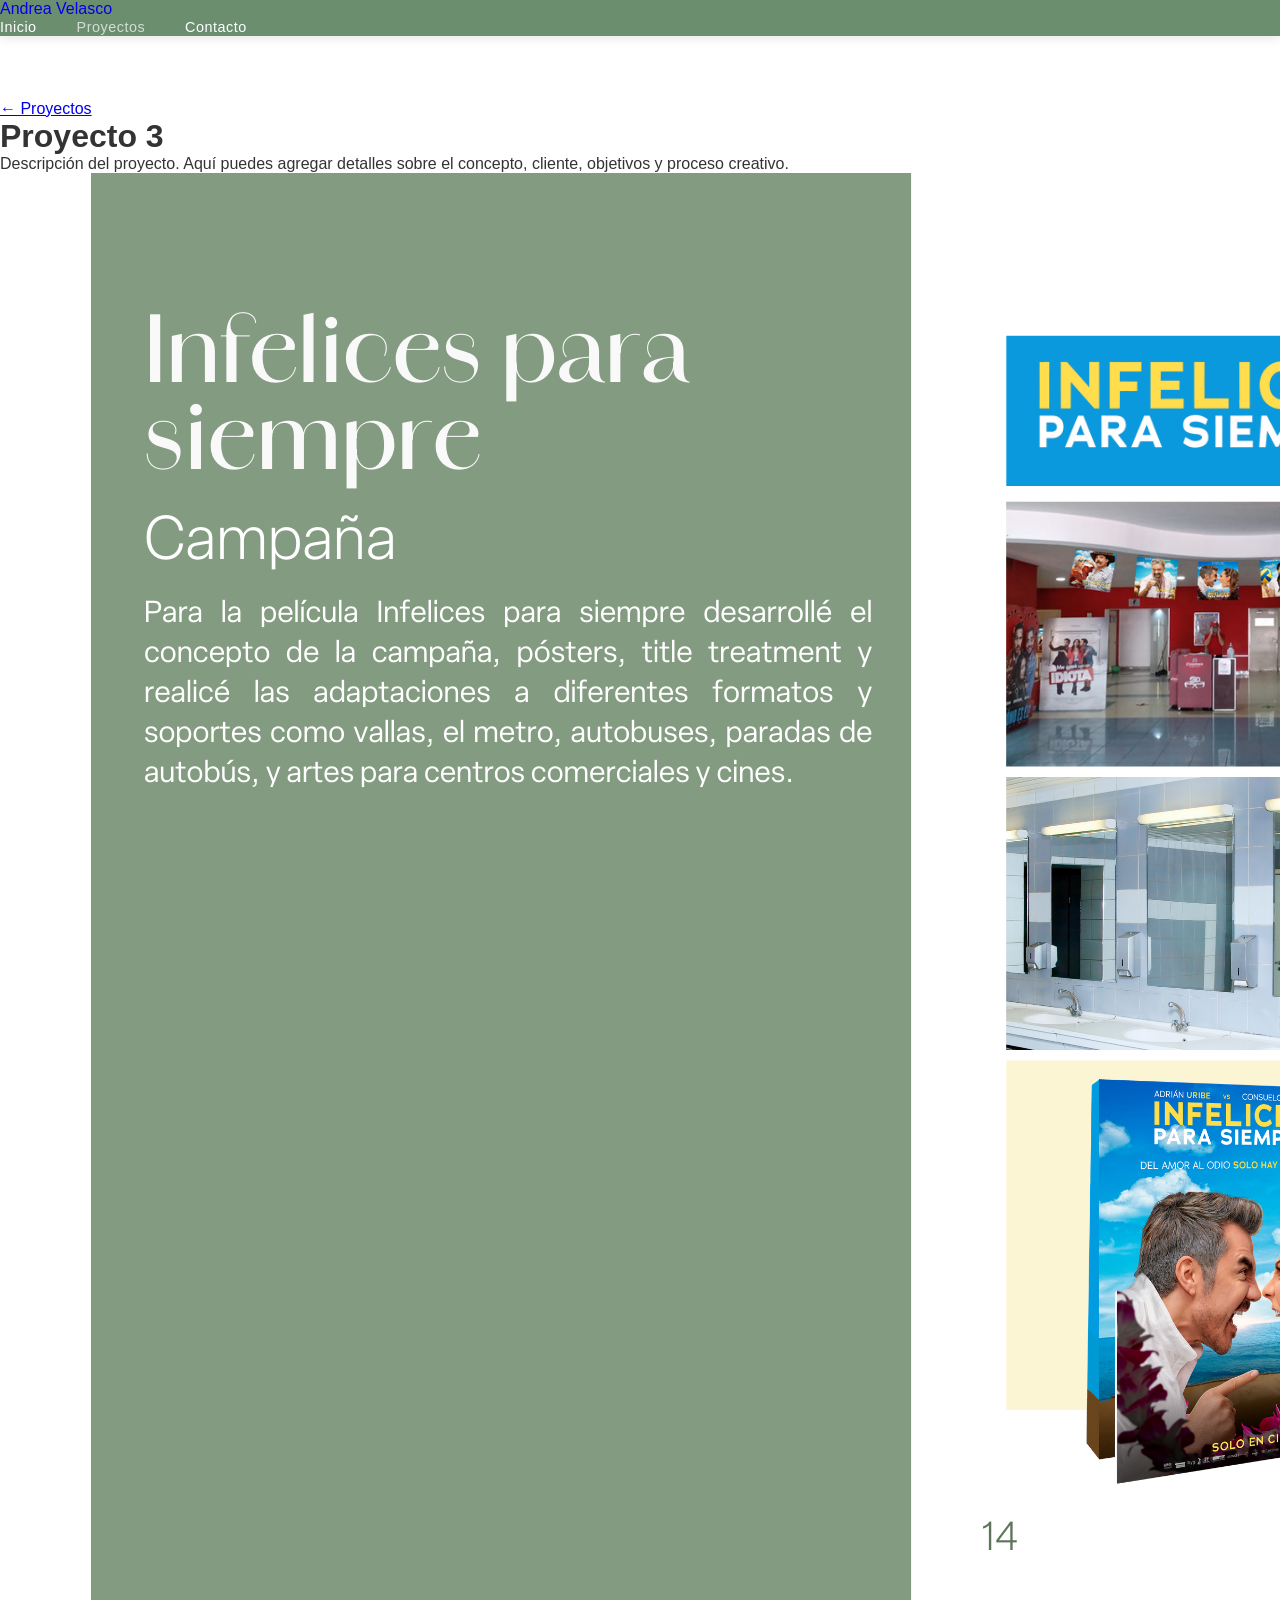
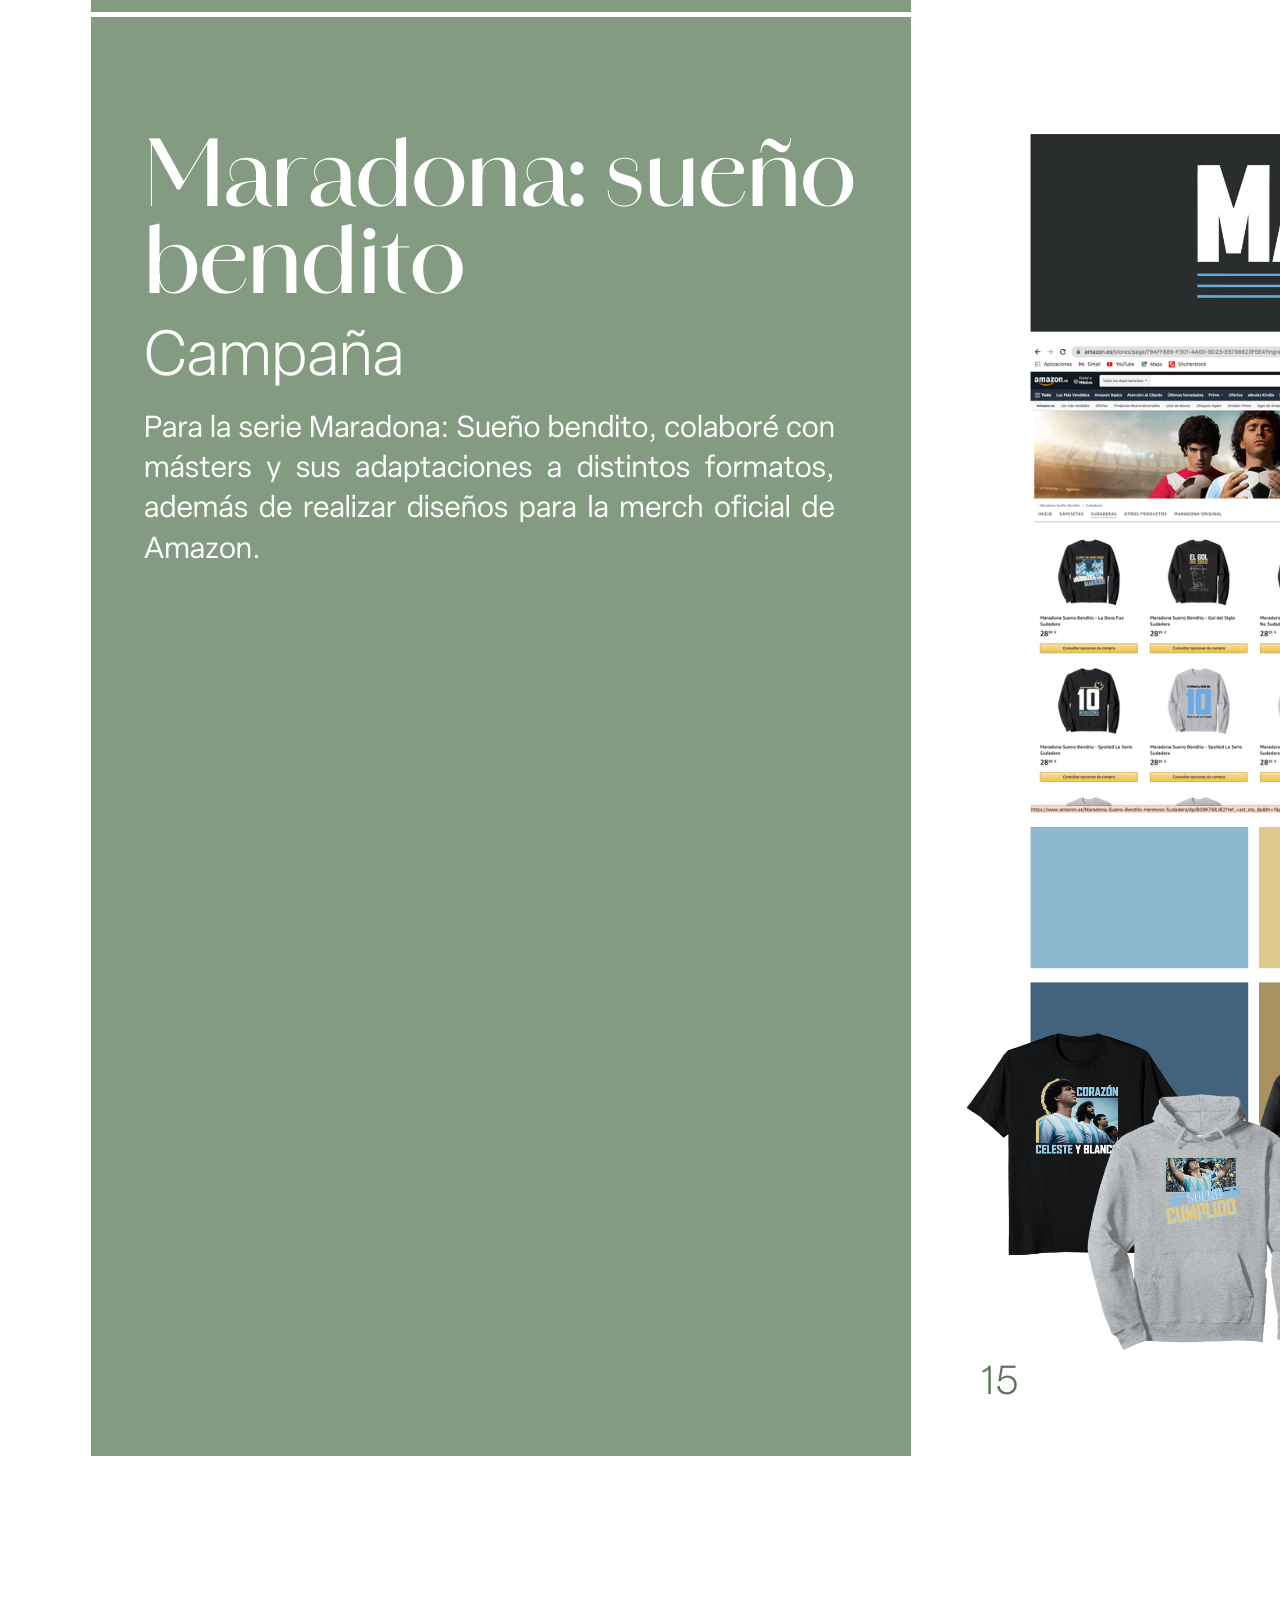
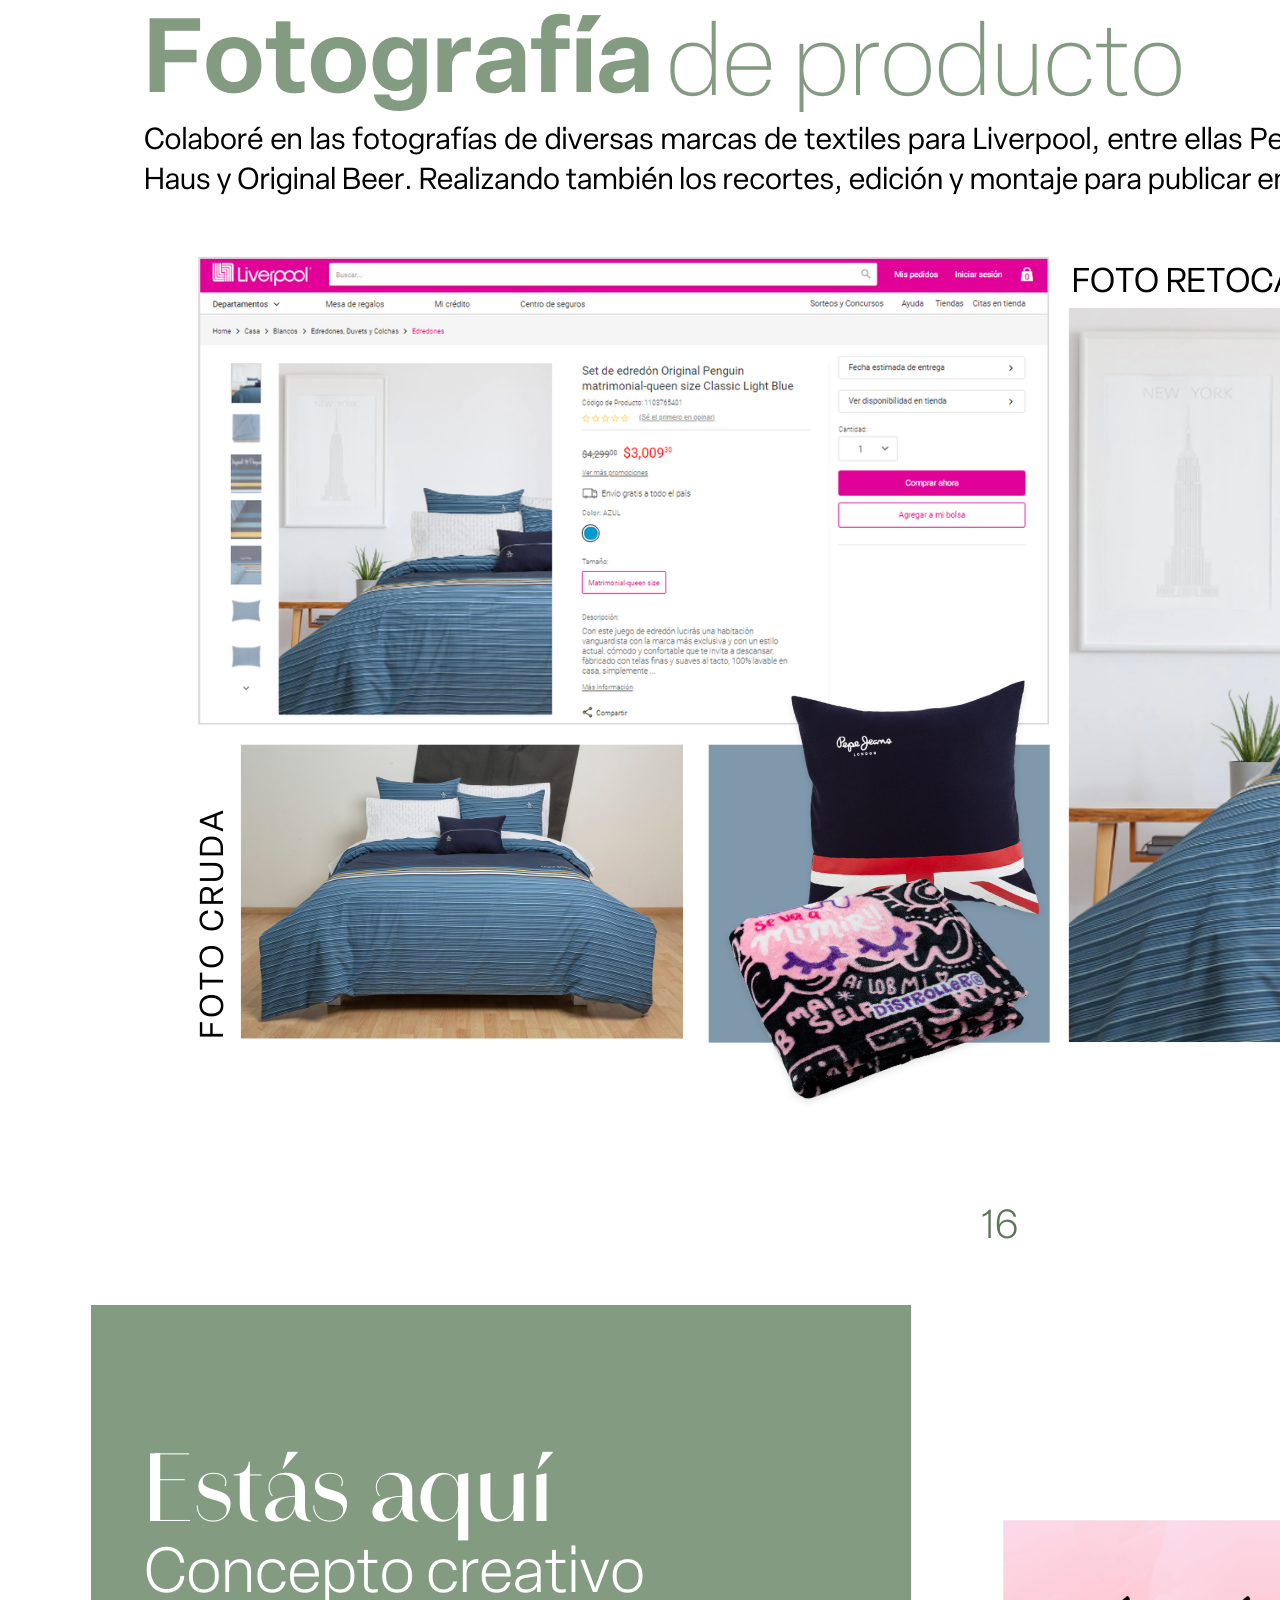
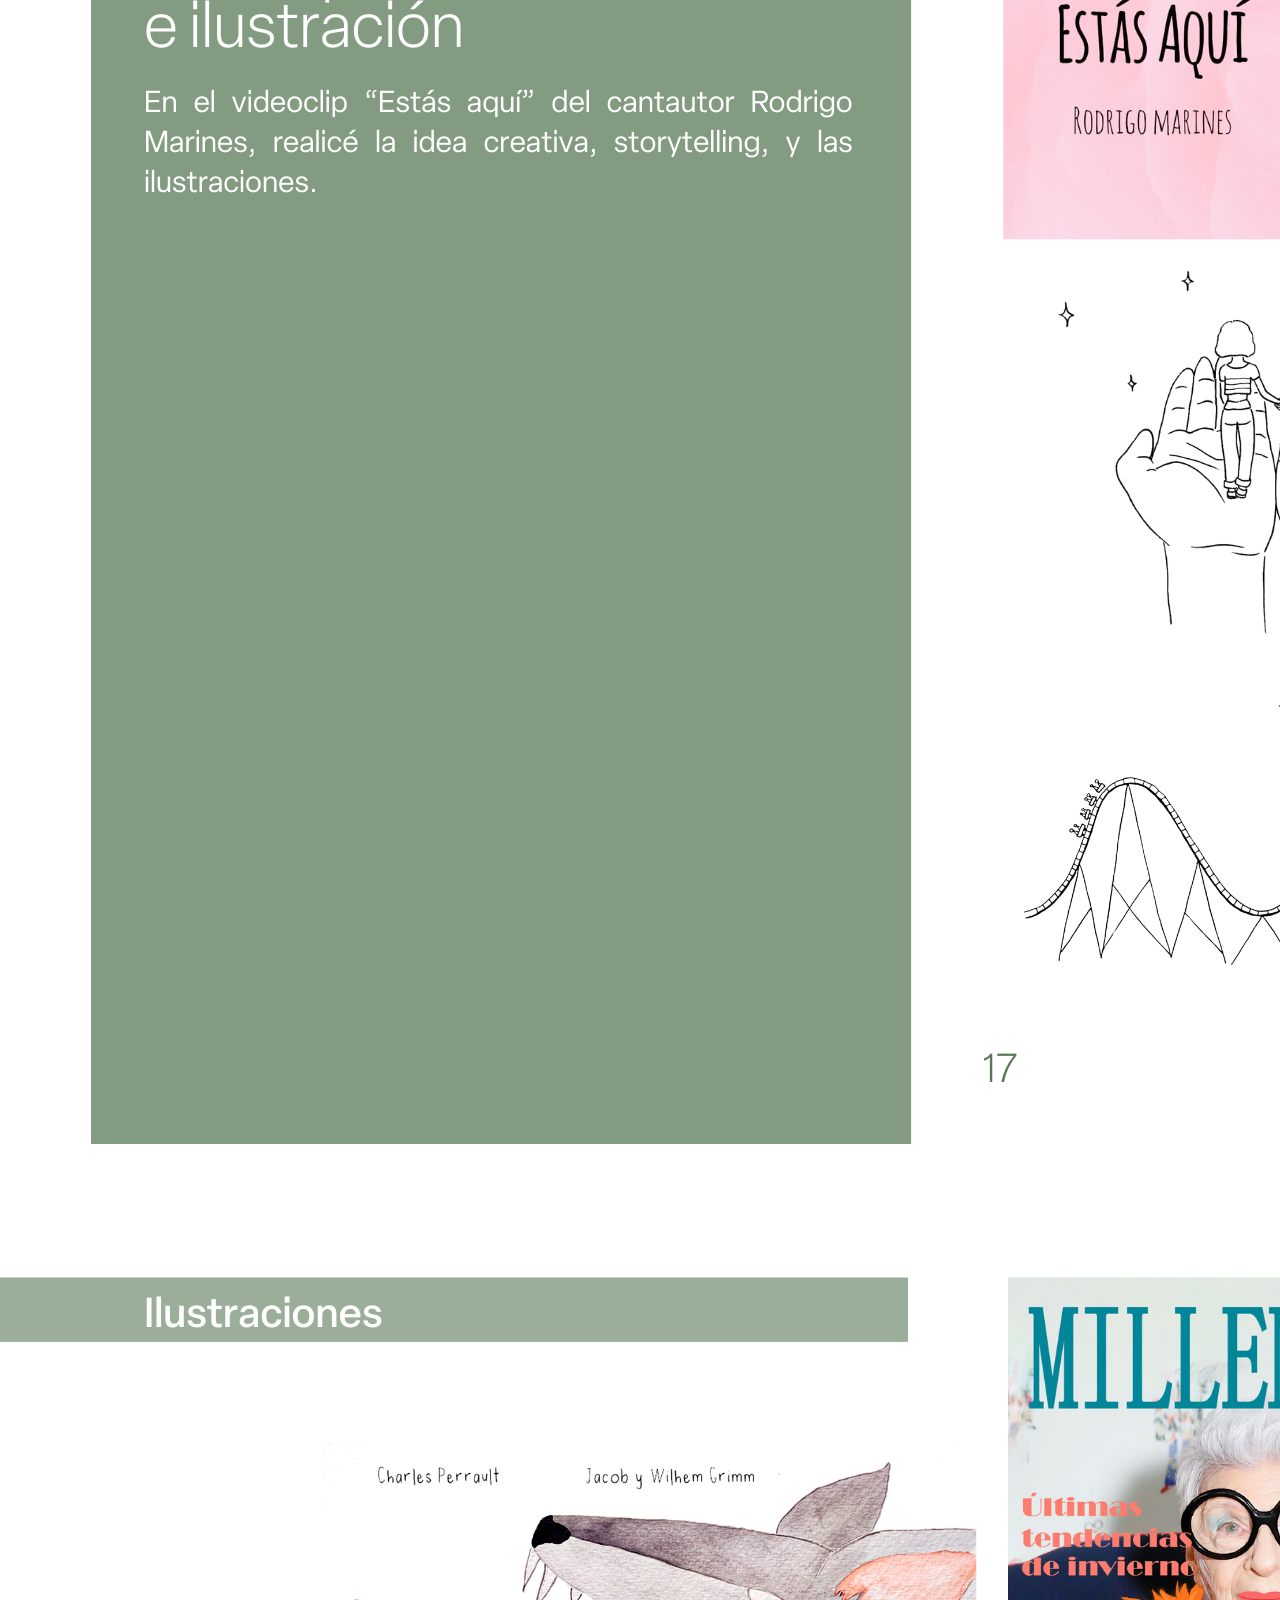
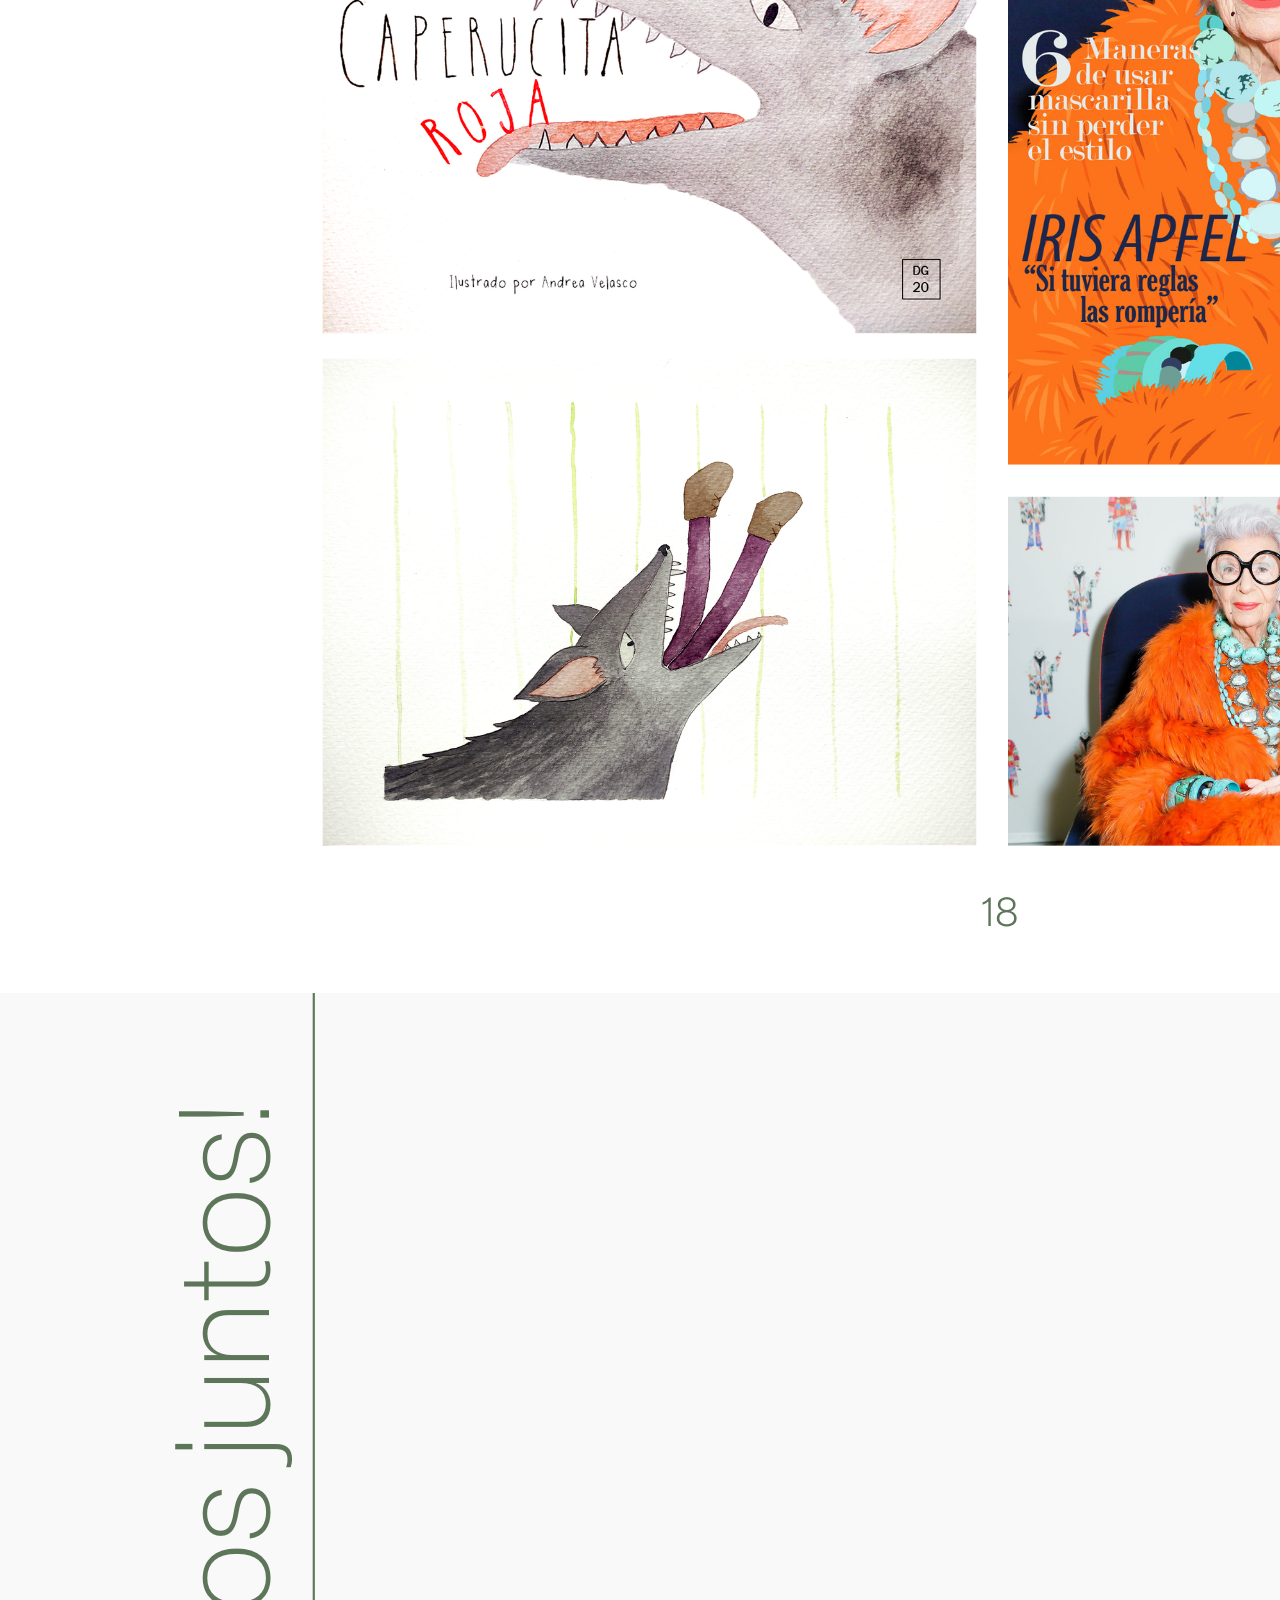
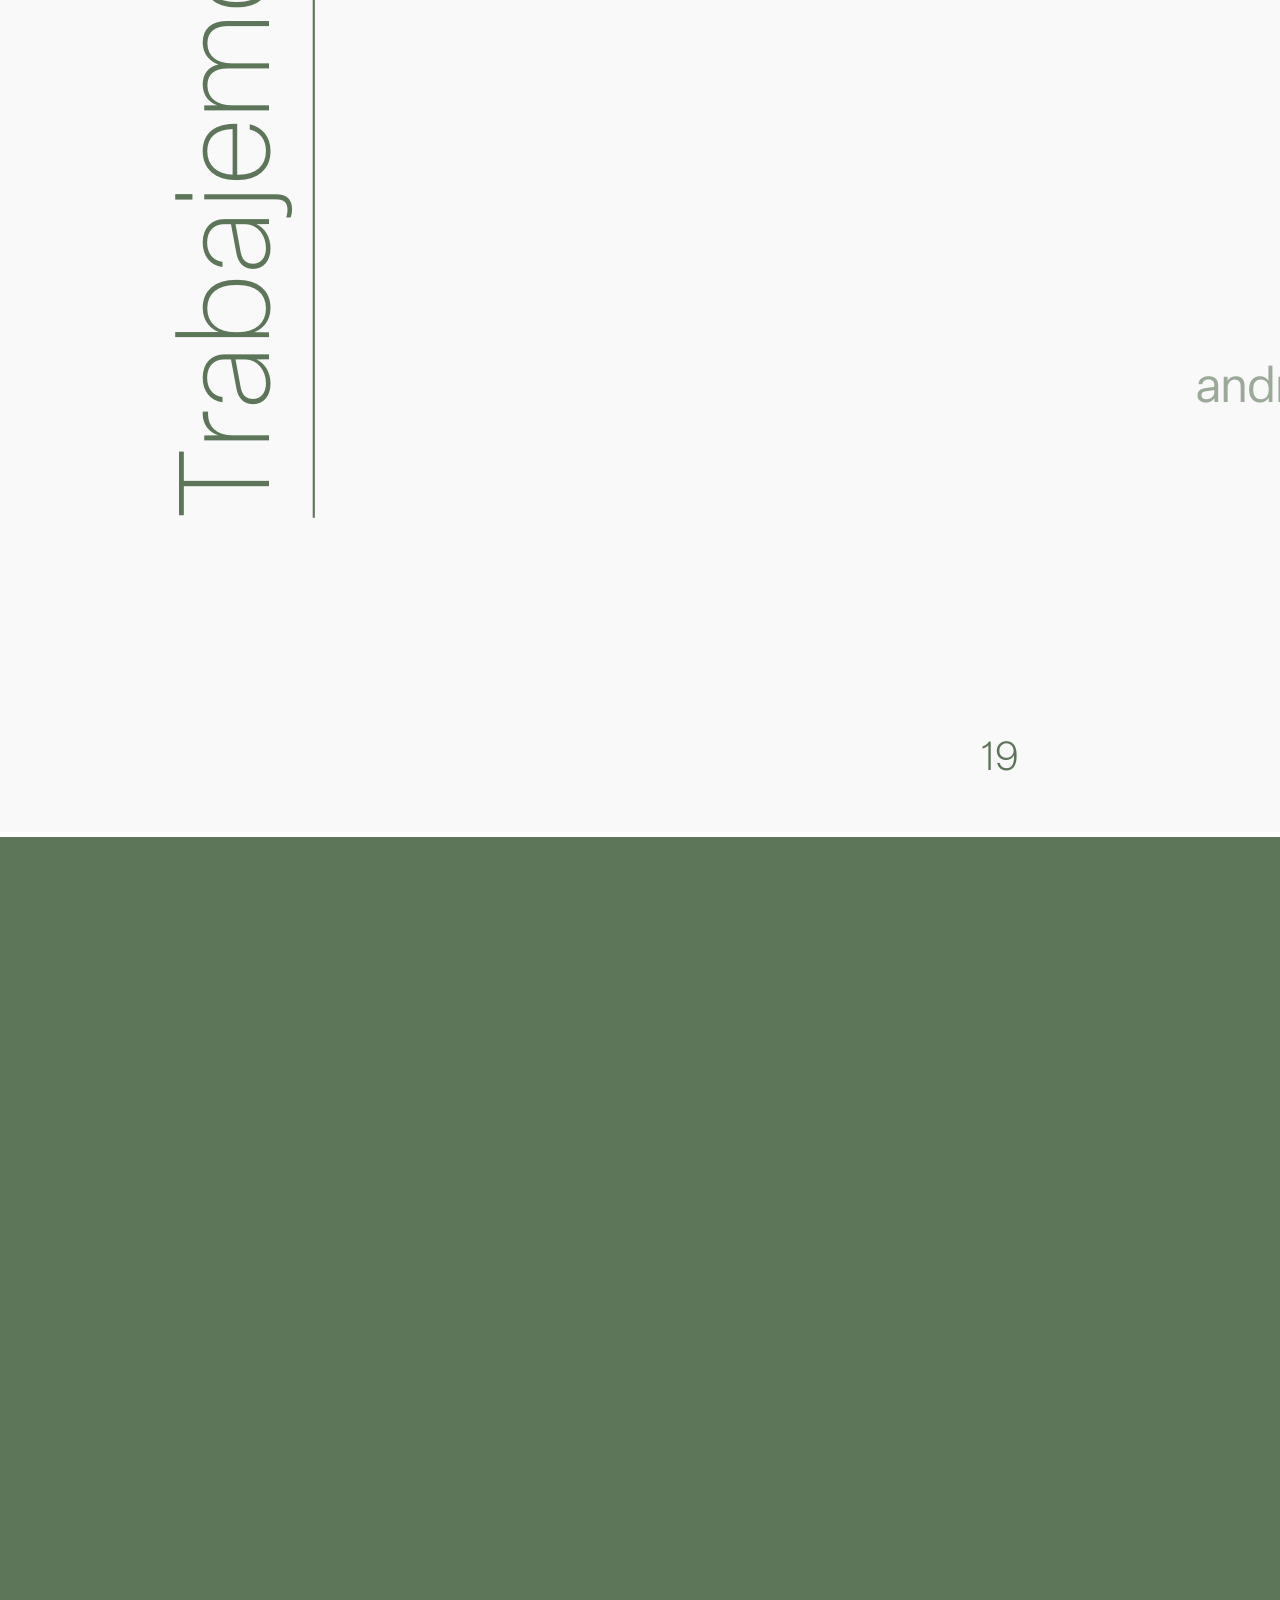
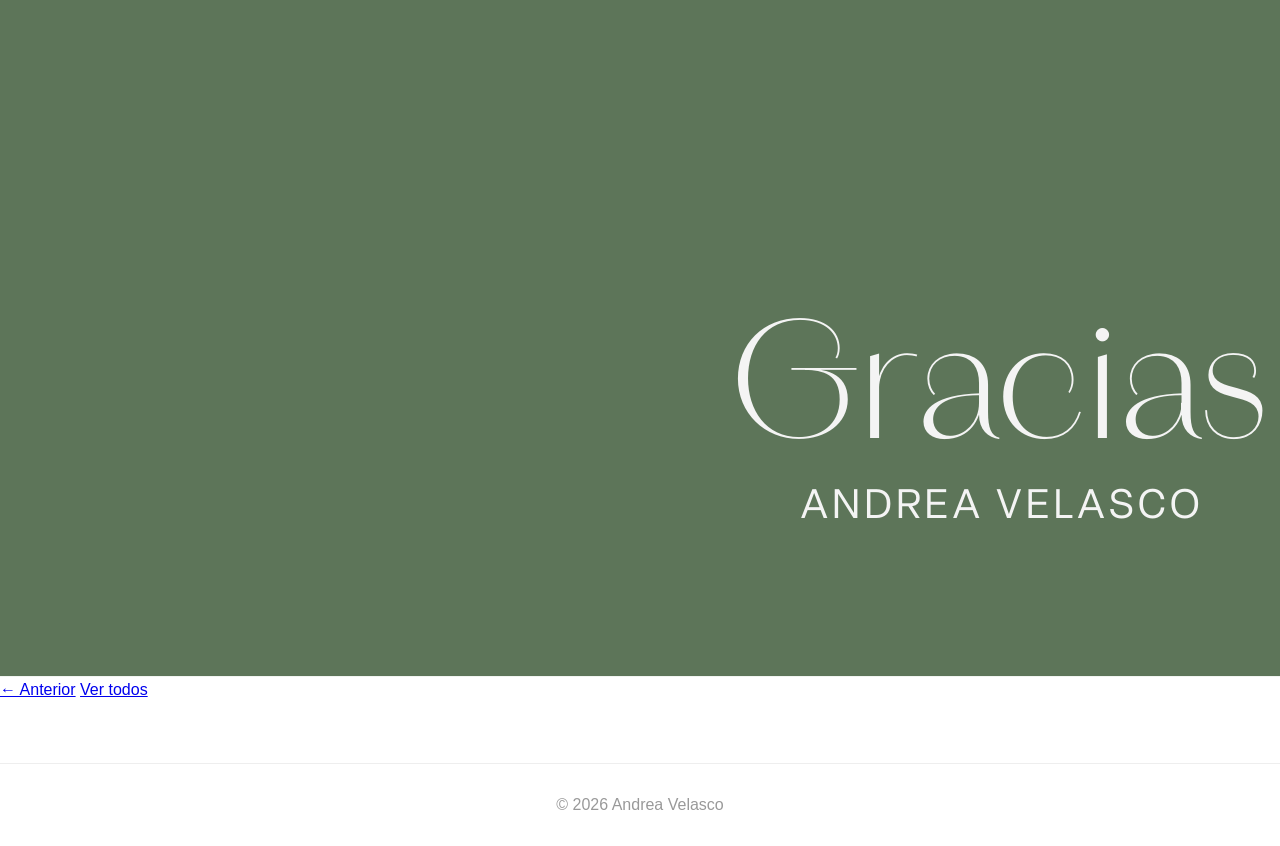
<file: proyecto3.html>
<!DOCTYPE html>
<html lang="es">
<head>
    <meta charset="UTF-8">
    <meta name="viewport" content="width=device-width, initial-scale=1.0">
    <title>Proyecto 3 - Andrea Velasco</title>
    <link rel="stylesheet" href="styles.css">
</head>
<body>
    <nav class="navbar">
        <a href="index.html" class="logo">Andrea Velasco</a>
        <ul class="nav-menu">
            <li><a href="index.html">Inicio</a></li>
            <li><a href="proyectos.html" class="active">Proyectos</a></li>
            <li><a href="contacto.html">Contacto</a></li>
        </ul>
    </nav>

    <main class="project-page">
        <div class="project-content">
            <div class="project-intro">
                <a href="proyectos.html" class="back">← Proyectos</a>
                <h1>Proyecto 3</h1>
                <p class="project-desc">Descripción del proyecto. Aquí puedes agregar detalles sobre el concepto, cliente, objetivos y proceso creativo.</p>
            </div>

            <div class="project-gallery">
                <img src="ANDREA VELASCO PORTAFOLIO ES 2025/16.png" alt="Imagen 1">
                <img src="ANDREA VELASCO PORTAFOLIO ES 2025/17.png" alt="Imagen 2">
                <img src="ANDREA VELASCO PORTAFOLIO ES 2025/18.png" alt="Imagen 3">
                <img src="ANDREA VELASCO PORTAFOLIO ES 2025/19.png" alt="Imagen 4">
                <img src="ANDREA VELASCO PORTAFOLIO ES 2025/20.png" alt="Imagen 5">
                <img src="ANDREA VELASCO PORTAFOLIO ES 2025/21.png" alt="Imagen 6">
                <img src="ANDREA VELASCO PORTAFOLIO ES 2025/22.png" alt="Imagen 7">
            </div>

            <div class="project-navigation">
                <a href="proyecto2.html" class="nav-link">← Anterior</a>
                <a href="proyectos.html" class="nav-link">Ver todos</a>
            </div>
        </div>
    </main>

    <footer>
        <p>© 2026 Andrea Velasco</p>
    </footer>
</body>
</html>
</file>
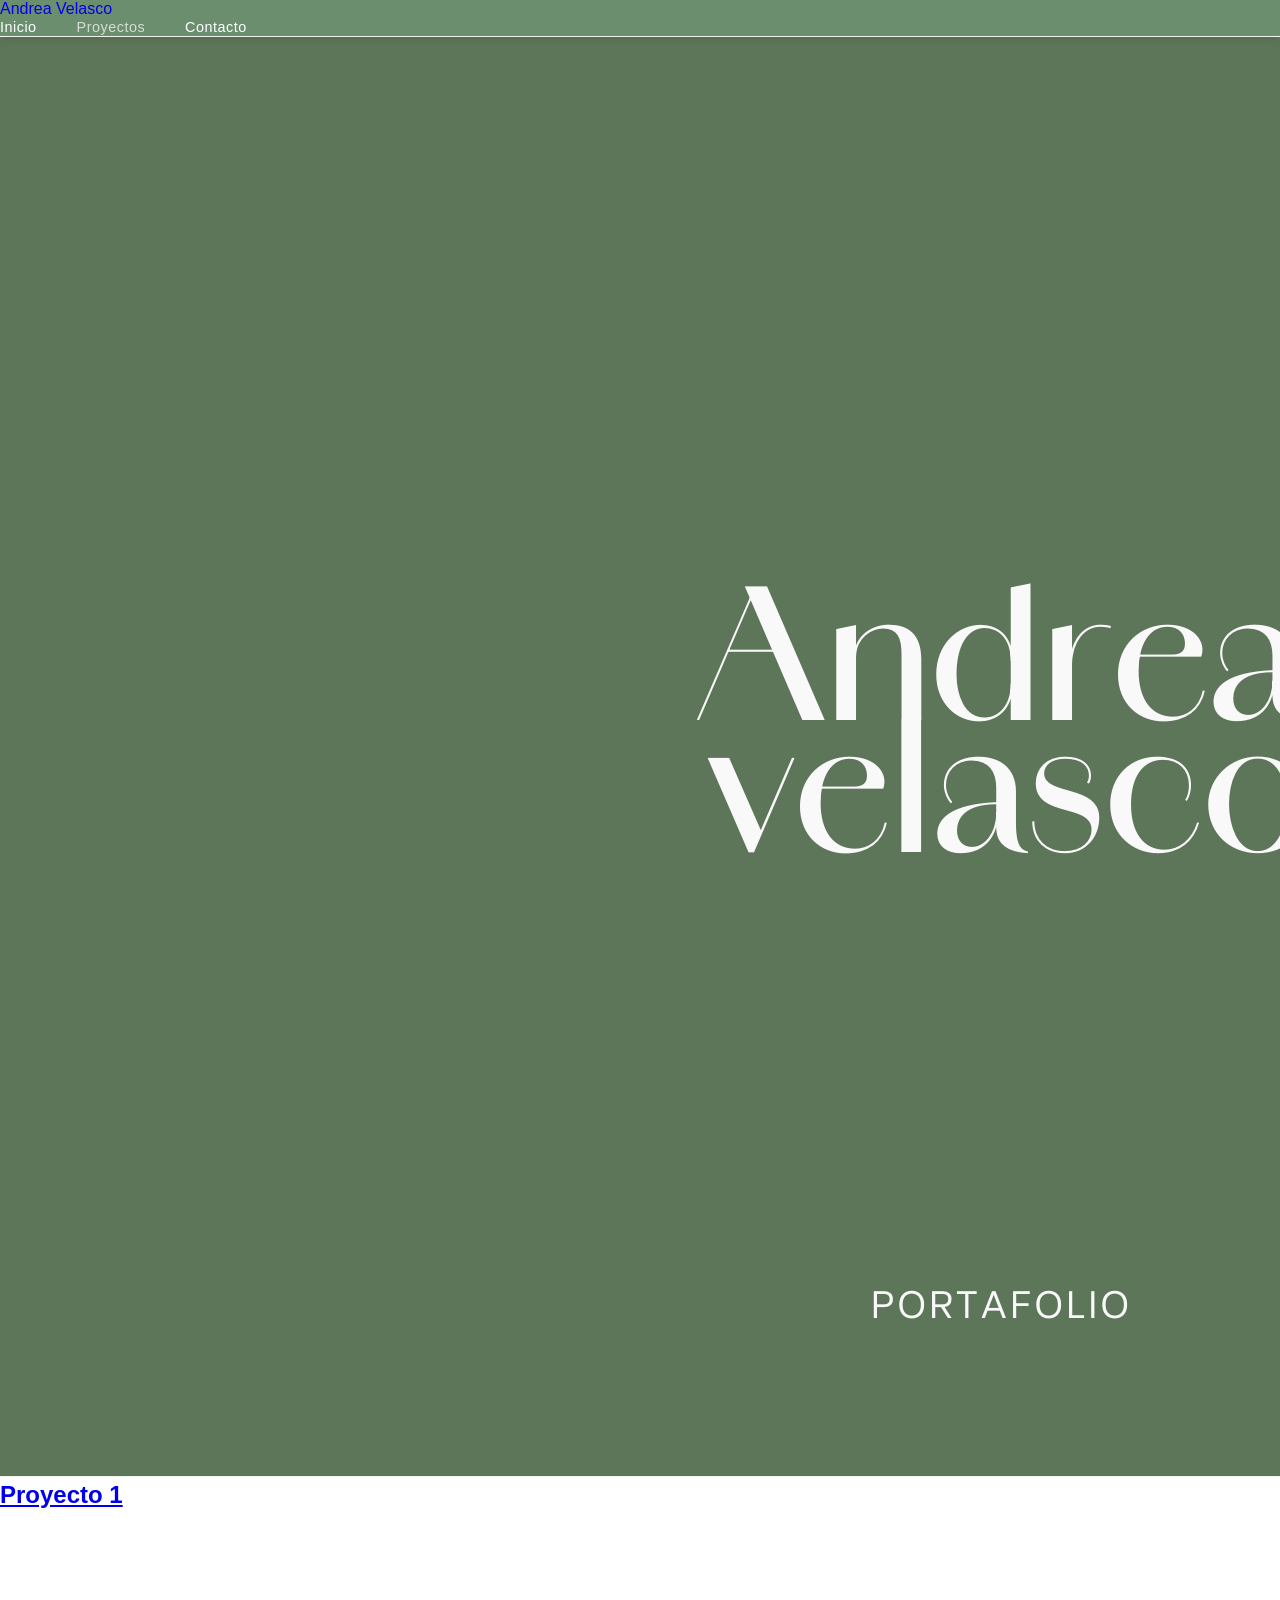
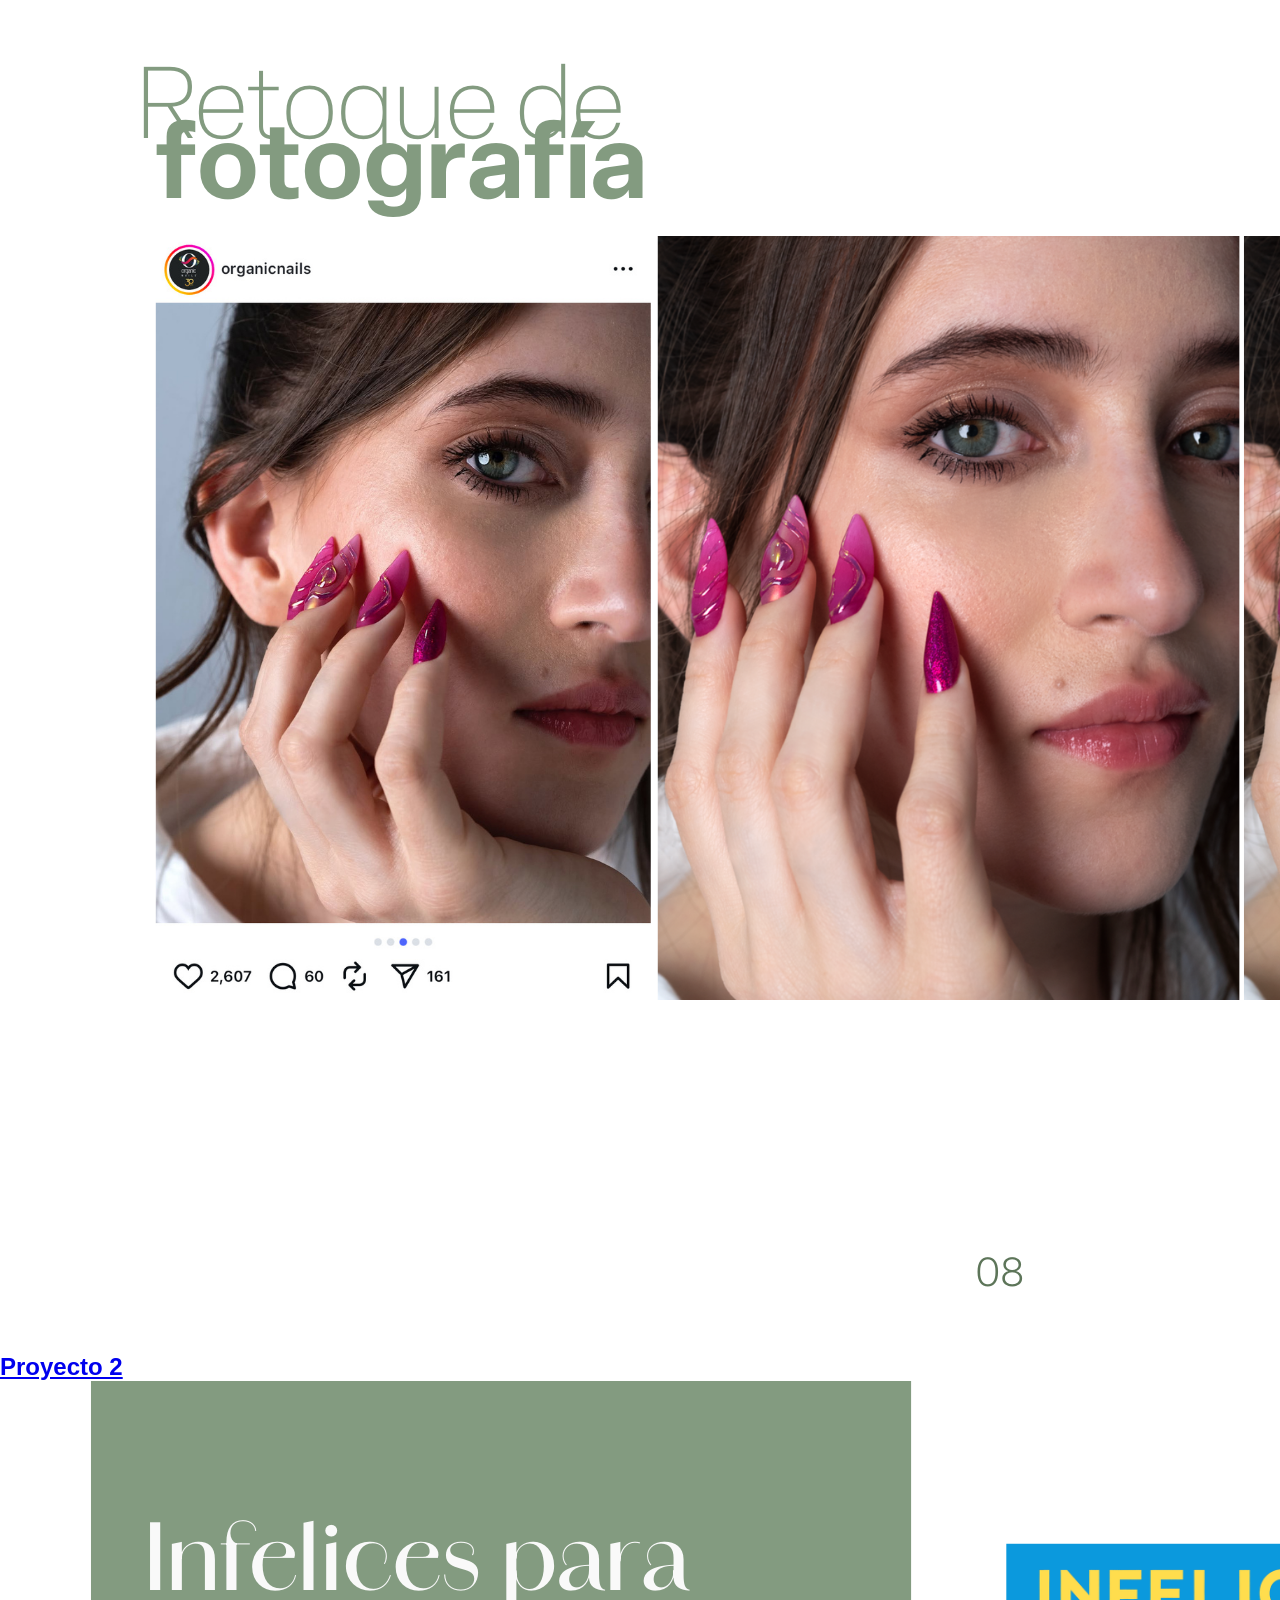
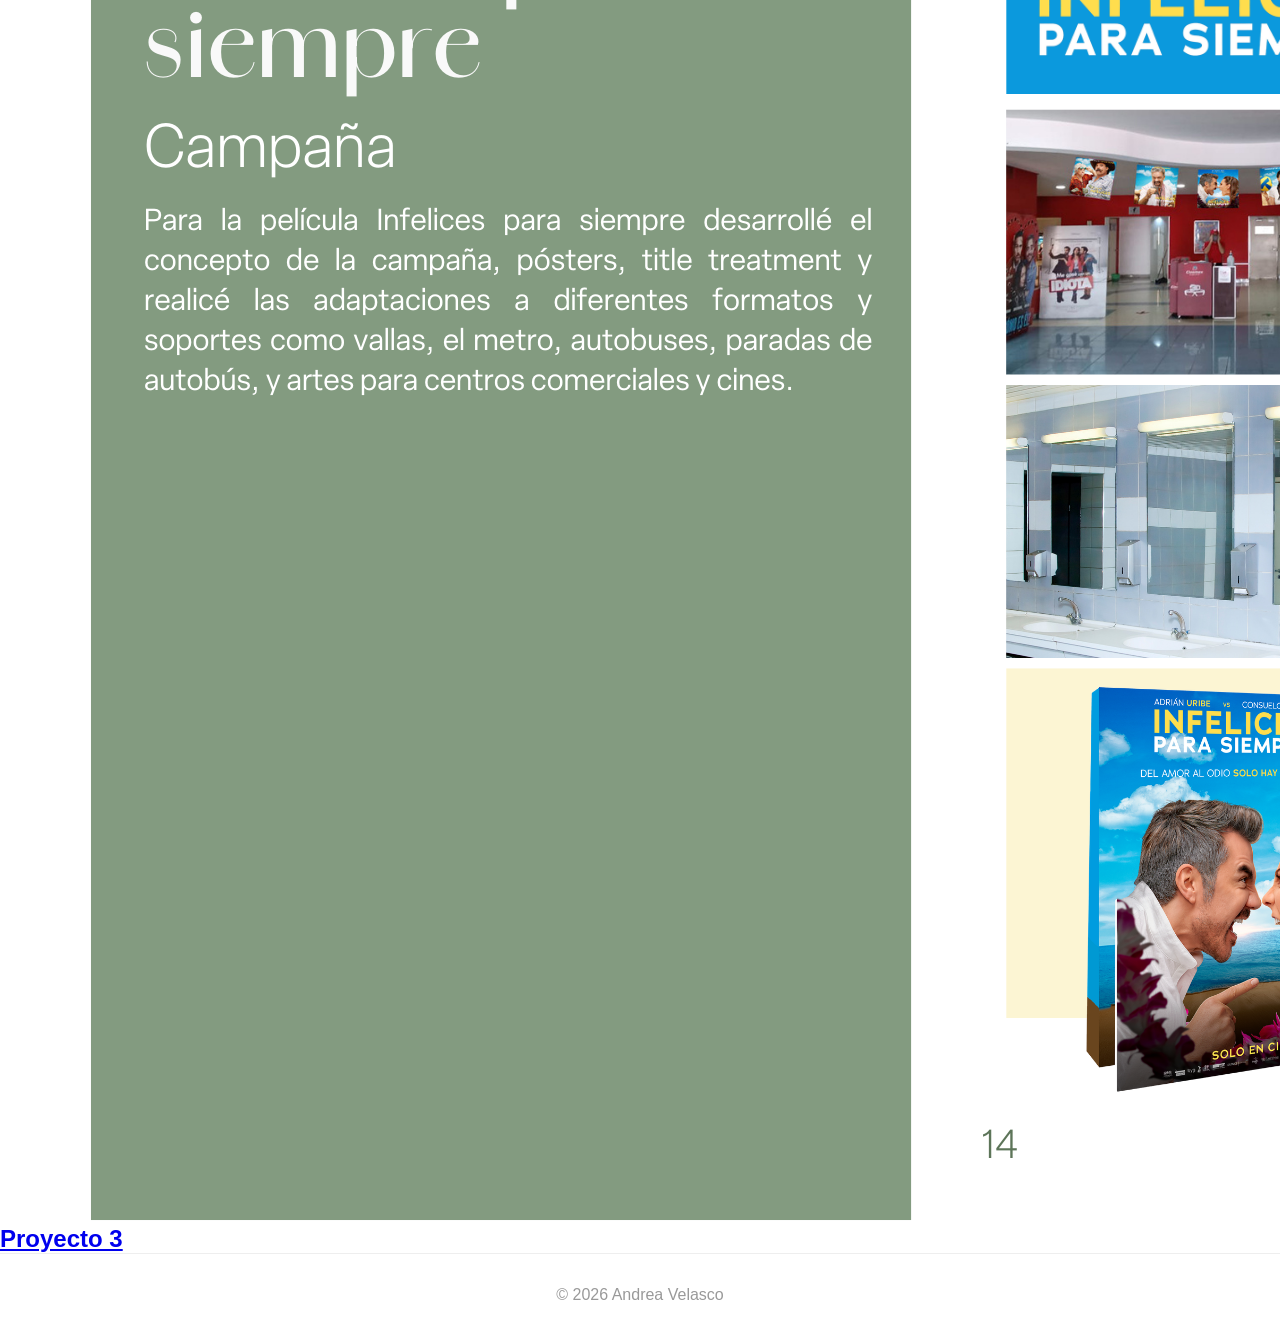
<file: proyectos.html>
<!DOCTYPE html>
<html lang="es">
<head>
    <meta charset="UTF-8">
    <meta name="viewport" content="width=device-width, initial-scale=1.0">
    <title>Proyectos - Andrea Velasco</title>
    <link rel="stylesheet" href="styles.css">
</head>
<body>
    <nav class="navbar">
        <a href="index.html" class="logo">Andrea Velasco</a>
        <ul class="nav-menu">
            <li><a href="index.html">Inicio</a></li>
            <li><a href="proyectos.html" class="active">Proyectos</a></li>
            <li><a href="contacto.html">Contacto</a></li>
        </ul>
    </nav>

    <main class="projects-page">
        <h1>Proyectos</h1>
        
        <div class="projects-grid">
            <a href="proyecto1.html" class="project-item">
                <div class="project-thumb">
                    <img src="ANDREA VELASCO PORTAFOLIO ES 2025/1.png" alt="Proyecto 1">
                    <div class="project-overlay">
                        <h2>Proyecto 1</h2>
                    </div>
                </div>
            </a>

            <a href="proyecto2.html" class="project-item">
                <div class="project-thumb">
                    <img src="ANDREA VELASCO PORTAFOLIO ES 2025/9.png" alt="Proyecto 2">
                    <div class="project-overlay">
                        <h2>Proyecto 2</h2>
                    </div>
                </div>
            </a>

            <a href="proyecto3.html" class="project-item">
                <div class="project-thumb">
                    <img src="ANDREA VELASCO PORTAFOLIO ES 2025/16.png" alt="Proyecto 3">
                    <div class="project-overlay">
                        <h2>Proyecto 3</h2>
                    </div>
                </div>
            </a>
        </div>
    </main>

    <footer>
        <p>© 2026 Andrea Velasco</p>
    </footer>
</body>
</html>
</file>
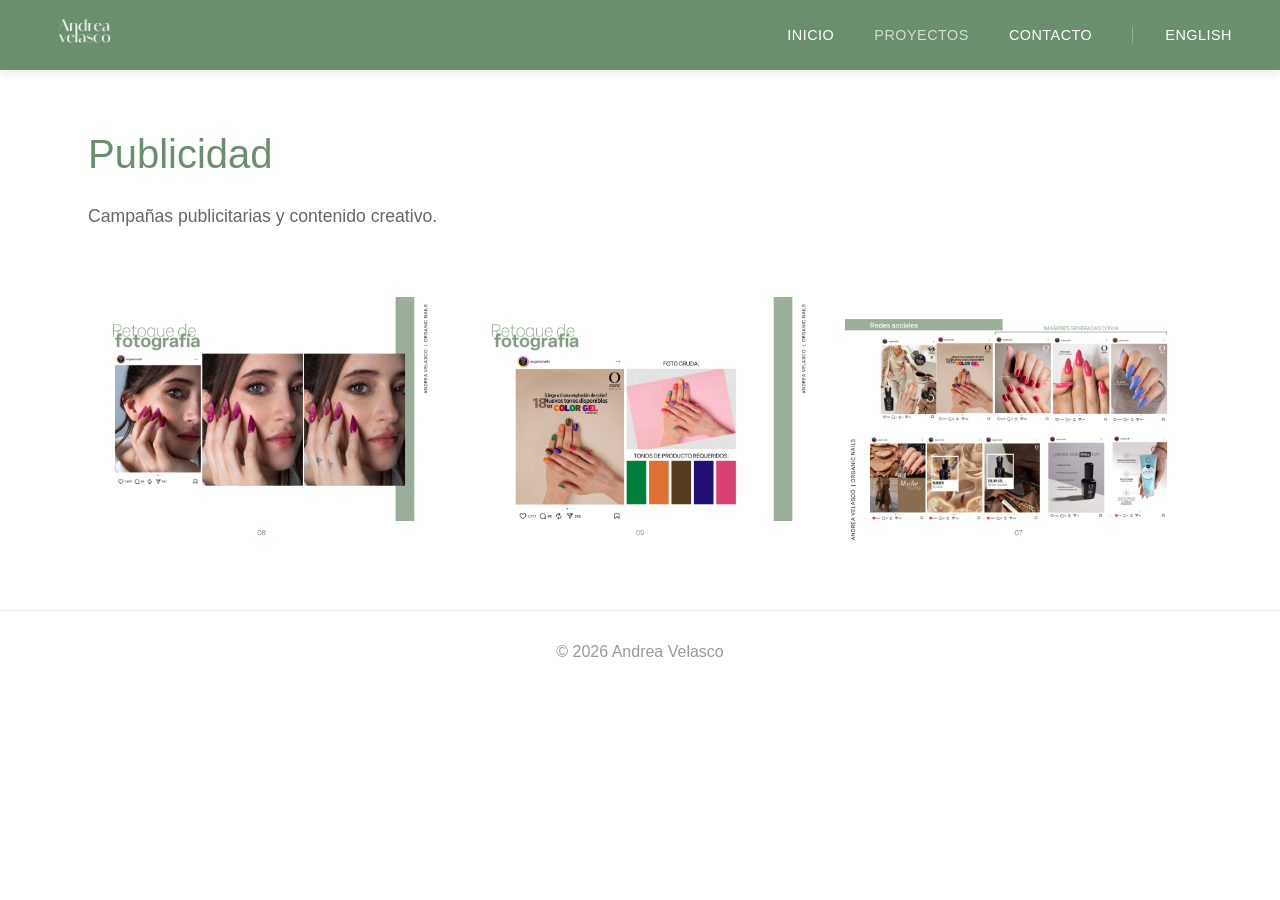
<file: publicidad.html>
<!DOCTYPE html>
<html lang="es">
<head>
    <meta charset="UTF-8">
    <meta name="viewport" content="width=device-width, initial-scale=1.0">
    <title>Publicidad - Andrea Velasco</title>
    <link rel="stylesheet" href="styles.css">
</head>
<body>
    <nav class="navbar">
        <div class="nav-container">
            <a href="index.html" class="logo">
                <img src="Imagenes/Logo.png" alt="Andrea Velasco" class="logo-img">
            </a>
            <ul class="nav-menu">
                <li><a href="index.html">INICIO</a></li>
                <li class="dropdown">
                    <a href="#" class="dropbtn active">PROYECTOS</a>
                    <div class="dropdown-content">
                        <a href="branding.html">Branding & Packaging</a>
                        <a href="publicidad.html">Publicidad</a>
                        <a href="fotografia.html">Fotografía y Retoque</a>
                        <a href="redes.html">Redes Sociales</a>
                        <a href="ilustracion.html">Ilustración</a>
                    </div>
                </li>
                <li><a href="contacto.html">CONTACTO</a></li>
                <li><a href="#" class="lang-switch" onclick="toggleLanguage()">ENGLISH</a></li>
            </ul>
        </div>
    </nav>

    <main class="project-page">
        <div class="project-container">
            <div class="project-header">
                <h1>Publicidad</h1>
                <p>Campañas publicitarias y contenido creativo.</p>
            </div>

            <div class="project-grid">
                <img src="ANDREA VELASCO PORTAFOLIO ES 2025/9.png" alt="Publicidad 1">
                <img src="ANDREA VELASCO PORTAFOLIO ES 2025/10.png" alt="Publicidad 2">
                <img src="ANDREA VELASCO PORTAFOLIO ES 2025/11.png" alt="Publicidad 3">
            </div>
        </div>
    </main>

    <footer>
        <p>© 2026 Andrea Velasco</p>
    </footer>

    <script src="script.js"></script>
</body>
</html>
</file>
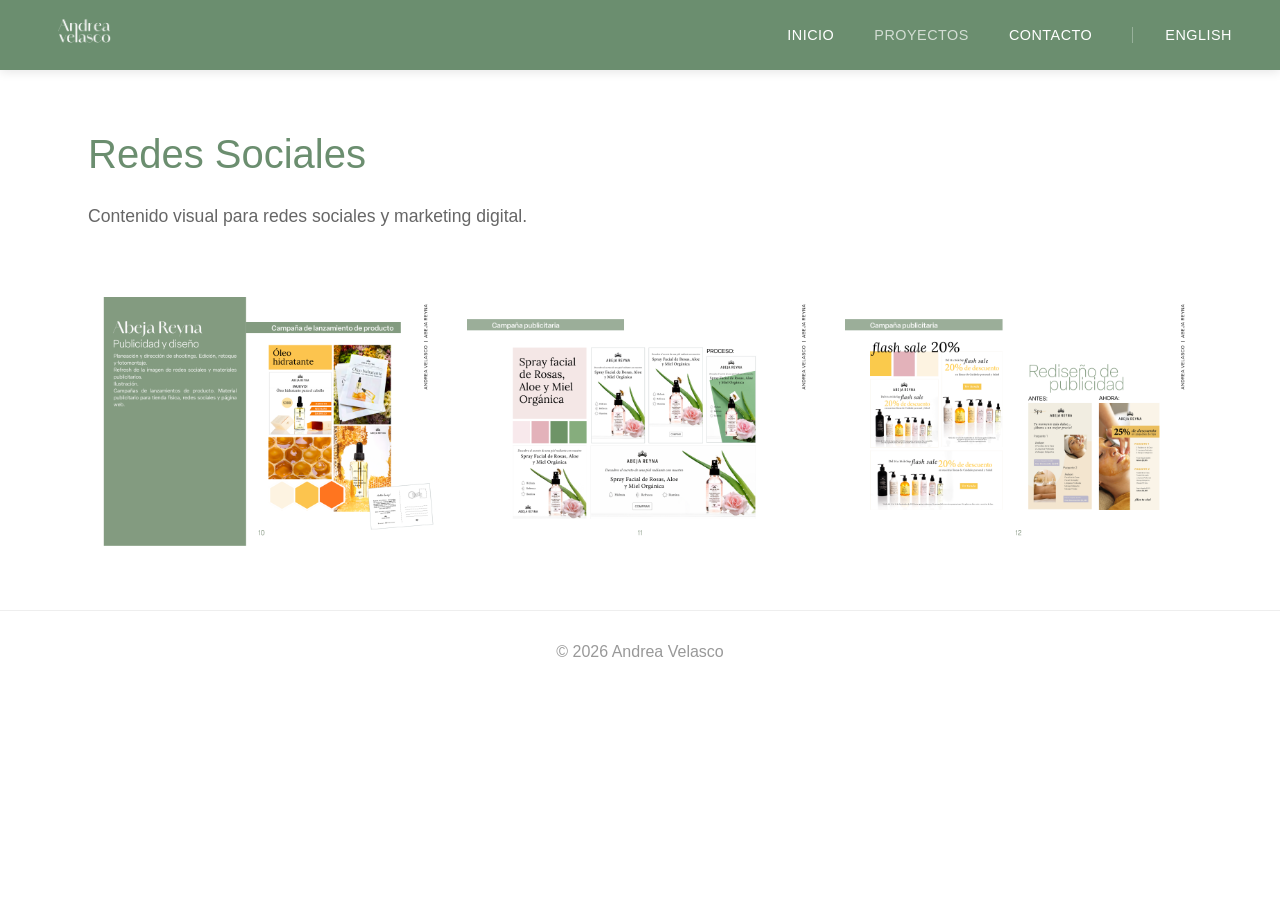
<file: redes.html>
<!DOCTYPE html>
<html lang="es">
<head>
    <meta charset="UTF-8">
    <meta name="viewport" content="width=device-width, initial-scale=1.0">
    <title>Redes Sociales - Andrea Velasco</title>
    <link rel="stylesheet" href="styles.css">
</head>
<body>
    <nav class="navbar">
        <div class="nav-container">
            <a href="index.html" class="logo">
                <img src="Imagenes/Logo.png" alt="Andrea Velasco" class="logo-img">
            </a>
            <ul class="nav-menu">
                <li><a href="index.html">INICIO</a></li>
                <li class="dropdown">
                    <a href="#" class="dropbtn active">PROYECTOS</a>
                    <div class="dropdown-content">
                        <a href="branding.html">Branding & Packaging</a>
                        <a href="publicidad.html">Publicidad</a>
                        <a href="fotografia.html">Fotografía y Retoque</a>
                        <a href="redes.html">Redes Sociales</a>
                        <a href="ilustracion.html">Ilustración</a>
                    </div>
                </li>
                <li><a href="contacto.html">CONTACTO</a></li>
                <li><a href="#" class="lang-switch" onclick="toggleLanguage()">ENGLISH</a></li>
            </ul>
        </div>
    </nav>

    <main class="project-page">
        <div class="project-container">
            <div class="project-header">
                <h1>Redes Sociales</h1>
                <p>Contenido visual para redes sociales y marketing digital.</p>
            </div>

            <div class="project-grid">
                <img src="ANDREA VELASCO PORTAFOLIO ES 2025/12.png" alt="Redes 1">
                <img src="ANDREA VELASCO PORTAFOLIO ES 2025/13.png" alt="Redes 2">
                <img src="ANDREA VELASCO PORTAFOLIO ES 2025/14.png" alt="Redes 3">
            </div>
        </div>
    </main>

    <footer>
        <p>© 2026 Andrea Velasco</p>
    </footer>

    <script src="script.js"></script>
</body>
</html>
</file>
<file: styles.css>
* {
    margin: 0;
    padding: 0;
    box-sizing: border-box;
}

body {
    font-family: -apple-system, BlinkMacSystemFont, 'Helvetica Neue', Arial, sans-serif;
    background: #fff;
    color: #333;
}

/* Navbar */
.navbar {
    position: fixed;
    top: 0;
    width: 100%;
    background: #6B8E6F;
    z-index: 1000;
    box-shadow: 0 2px 10px rgba(0,0,0,0.1);
}

.nav-container {
    max-width: 1400px;
    margin: 0 auto;
    padding: 0 3rem;
    display: flex;
    justify-content: space-between;
    align-items: center;
    height: 70px;
}

.logo {
    text-decoration: none;
}

.logo-img {
    height: 40px;
    width: auto;
}

.nav-menu {
    display: flex;
    list-style: none;
    gap: 2.5rem;
    align-items: center;
}

.nav-menu a {
    color: #fff;
    text-decoration: none;
    font-size: 0.9rem;
    font-weight: 500;
    letter-spacing: 0.5px;
    transition: opacity 0.3s;
}

.nav-menu a:hover,
.nav-menu a.active {
    opacity: 0.7;
}

/* Dropdown */
.dropdown {
    position: relative;
}

.dropbtn {
    cursor: pointer;
    position: relative;
}

.dropbtn::after {
    content: '';
    position: absolute;
    bottom: -10px;
    left: 0;
    right: 0;
    height: 10px;
    background: transparent;
}

.dropdown-content {
    display: none;
    position: absolute;
    top: calc(100% + 10px);
    left: 0;
    background: #fff;
    min-width: 240px;
    box-shadow: 0 4px 12px rgba(0,0,0,0.15);
    border-radius: 4px;
    z-index: 1001;
}

.dropdown-content a {
    color: #6B8E6F !important;
    padding: 1rem 1.5rem;
    display: block;
    font-size: 0.9rem;
    border-bottom: 1px solid #f0f0f0;
    text-decoration: none;
    transition: background 0.2s;
}

.dropdown-content a:last-child {
    border-bottom: none;
    border-radius: 0 0 4px 4px;
}

.dropdown-content a:first-child {
    border-radius: 4px 4px 0 0;
}

.dropdown-content a:hover {
    background: #f8f8f8;
    opacity: 1 !important;
}

.dropdown:hover .dropdown-content,
.dropdown-content:hover {
    display: block;
}

.lang-switch {
    cursor: pointer;
}

.lang-switch {
    padding-left: 2rem;
    border-left: 1px solid rgba(255,255,255,0.3);
}

/* Home */
.home-main {
    padding-top: 70px;
}

.hero-section {
    min-height: 90vh;
    display: flex;
    align-items: center;
    justify-content: center;
    padding: 4rem 3rem;
}

.hero-content {
    max-width: 1200px;
    display: grid;
    grid-template-columns: 1fr 1fr;
    gap: 4rem;
    align-items: center;
}

.hero-image {
    width: 100%;
}

.hero-image img {
    width: 100%;
    height: auto;
    border-radius: 8px;
}

.hero-text h1 {
    font-size: 3.5rem;
    color: #6B8E6F;
    margin-bottom: 1rem;
    font-weight: 300;
}

.hero-text p {
    font-size: 1.3rem;
    color: #666;
}

/* Project Pages */
.project-page {
    padding-top: 100px;
    padding-bottom: 4rem;
}

.project-container {
    max-width: 1200px;
    margin: 0 auto;
    padding: 0 3rem;
}

.project-header {
    margin-bottom: 3rem;
    position: sticky;
    top: 70px;
    background: #fff;
    padding: 2rem 0 1rem 0;
    z-index: 100;
}

.project-header h1 {
    font-size: 2.5rem;
    color: #6B8E6F;
    margin-bottom: 1.5rem;
    font-weight: 400;
}

.project-header p {
    font-size: 1.1rem;
    color: #666;
    line-height: 1.8;
    max-width: 800px;
}

.project-grid {
    display: grid;
    grid-template-columns: repeat(auto-fit, minmax(300px, 1fr));
    gap: 2rem;
    margin-top: 3rem;
}

.project-grid img {
    width: 100%;
    height: auto;
    border-radius: 8px;
}

/* Branding Layout */
.branding-layout {
    display: grid;
    grid-template-columns: 1fr 2fr;
    gap: 4rem;
    align-items: start;
    margin-top: 2rem;
}

.branding-text {
    position: sticky;
    top: 120px;
}

.branding-text p {
    font-size: 1.2rem;
    color: #666;
    line-height: 1.8;
}

.branding-images {
    display: grid;
    grid-template-columns: 1fr 1fr;
    grid-template-rows: auto auto auto;
    gap: 1.5rem;
}

.branding-images img {
    width: 100%;
    height: 100%;
    border-radius: 8px;
}

/* Lirio texto.png - arriba izquierda */
.branding-images img:nth-child(1) {
    grid-column: 1 / 2;
    grid-row: 1 / 2;
    height: 250px;
    object-fit: contain;
}

/* Lirio foto.png - arriba derecha, llenar espacio */
.branding-images img:nth-child(2) {
    grid-column: 2 / 3;
    grid-row: 1 / 2;
    height: 250px;
    object-fit: contain;
}

/* Lirio Ilustracion.png - medio izquierda, grande */
.branding-images img:nth-child(3) {
    grid-column: 1 / 2;
    grid-row: 2 / 3;
    height: 300px;
    object-fit: contain;
}

/* Lirio plano.png - medio derecha arriba */
.branding-images img:nth-child(5) {
    grid-column: 2 / 3;
    grid-row: 2 / 3;
    height: 140px;
    object-fit: contain;
}

/* Lirio paleta de color.png - abajo derecha */
.branding-images img:nth-child(4) {
    grid-column: 2 / 3;
    grid-row: 3 / 4;
    height: 150px;
    object-fit: contain;
}

/* Contact Page */
.contact-page {
    min-height: 80vh;
    display: flex;
    align-items: center;
    justify-content: center;
    padding: 120px 3rem 4rem;
}

.contact-container {
    text-align: center;
    max-width: 600px;
}

.contact-container h1 {
    font-size: 2.5rem;
    color: #6B8E6F;
    margin-bottom: 2rem;
    font-weight: 400;
}

.contact-methods {
    display: flex;
    flex-direction: column;
    gap: 1.5rem;
    margin-top: 3rem;
}

.contact-btn {
    display: flex;
    align-items: center;
    justify-content: center;
    gap: 1rem;
    padding: 1.5rem 2rem;
    background: #6B8E6F;
    color: #fff;
    text-decoration: none;
    border-radius: 8px;
    font-size: 1.1rem;
    transition: background 0.3s;
}

.contact-btn:hover {
    background: #5a7a5e;
}

.contact-btn .icon {
    font-size: 1.5rem;
}

/* Footer */
footer {
    padding: 2rem;
    text-align: center;
    color: #999;
    border-top: 1px solid #eee;
}

/* Responsive */
@media (max-width: 768px) {
    .nav-container {
        padding: 0 1.5rem;
    }
    
    .nav-menu {
        gap: 1rem;
        font-size: 0.8rem;
    }
    
    .hero-content {
        grid-template-columns: 1fr;
        gap: 2rem;
    }
    
    .hero-text h1 {
        font-size: 2.5rem;
    }
    
    .project-container {
        padding: 0 1.5rem;
    }
    
    .branding-layout {
        grid-template-columns: 1fr;
        gap: 2rem;
    }
    
    .branding-text {
        position: static;
    }
    
    .branding-images {
        grid-template-columns: 1fr;
        grid-template-rows: auto;
    }
    
    .branding-images img:nth-child(1),
    .branding-images img:nth-child(2),
    .branding-images img:nth-child(3),
    .branding-images img:nth-child(4),
    .branding-images img:nth-child(5) {
        grid-column: 1;
        grid-row: auto;
    }
}
</file>
